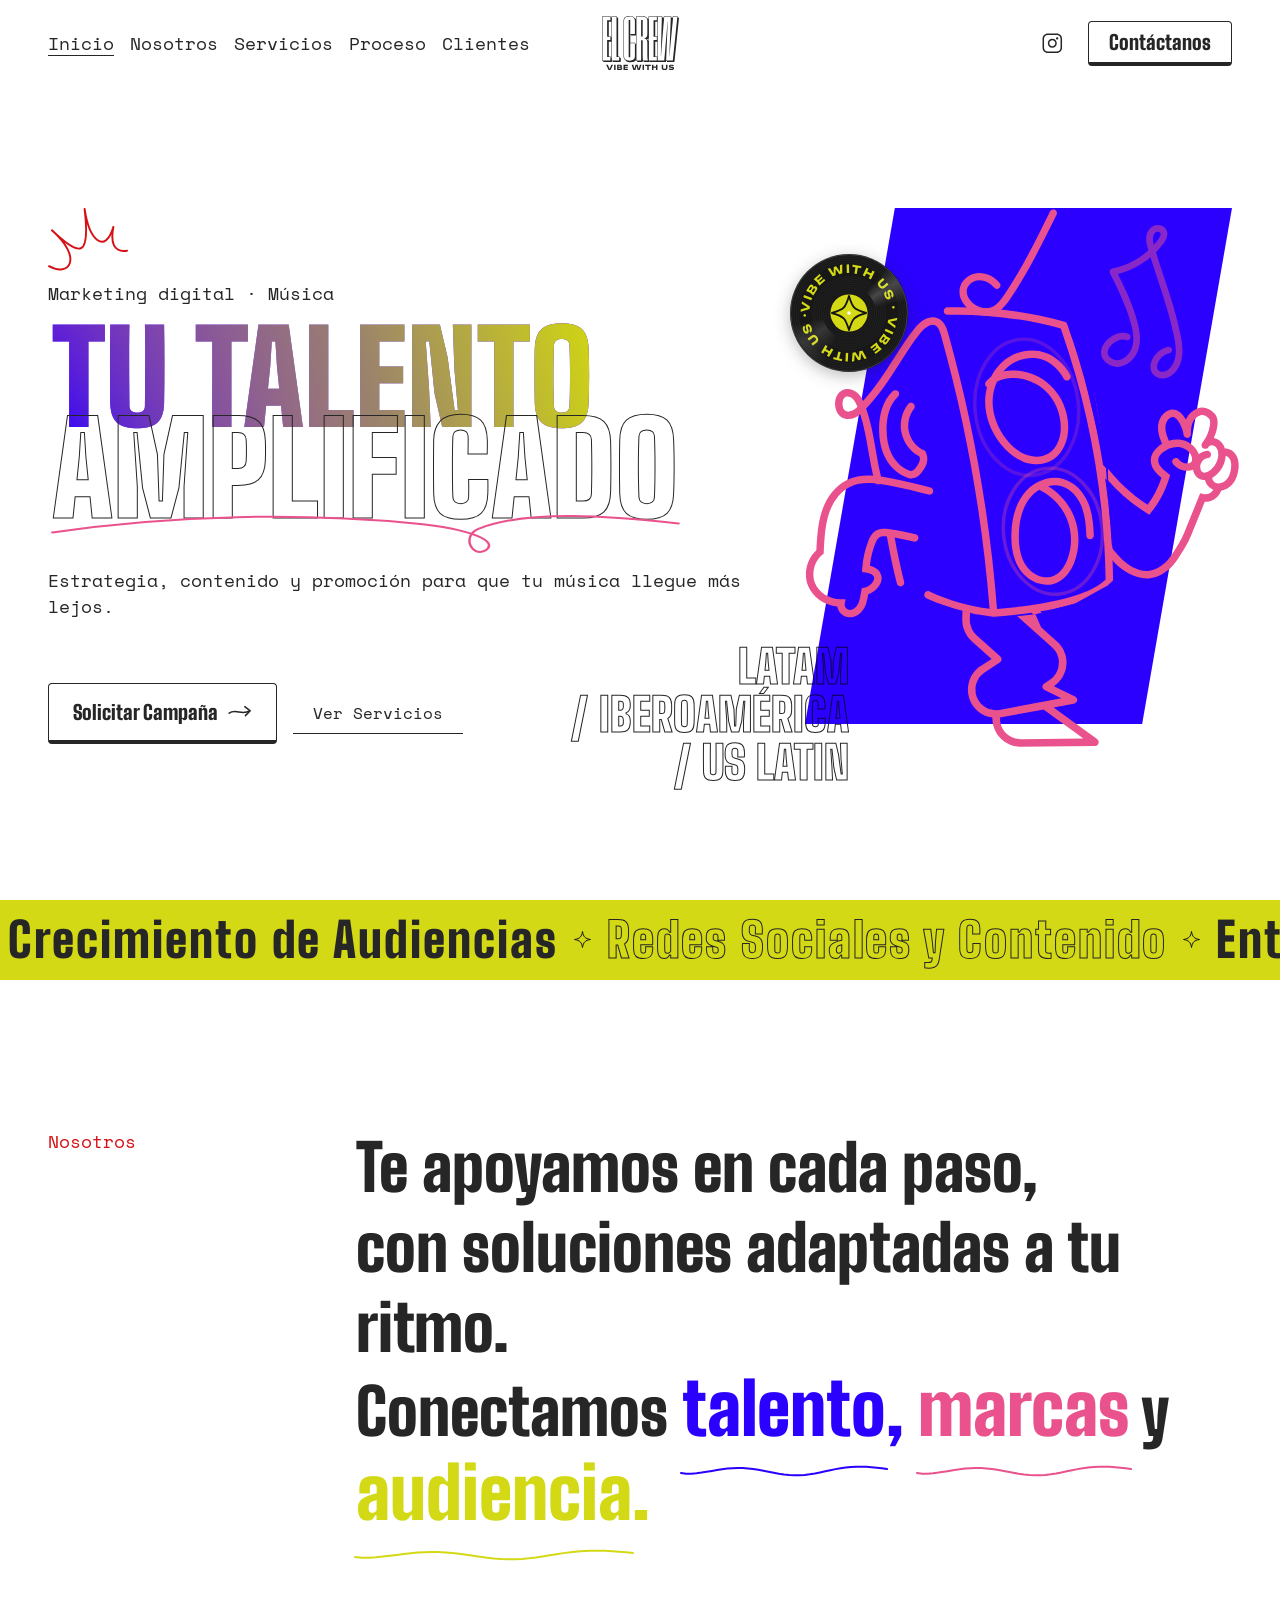
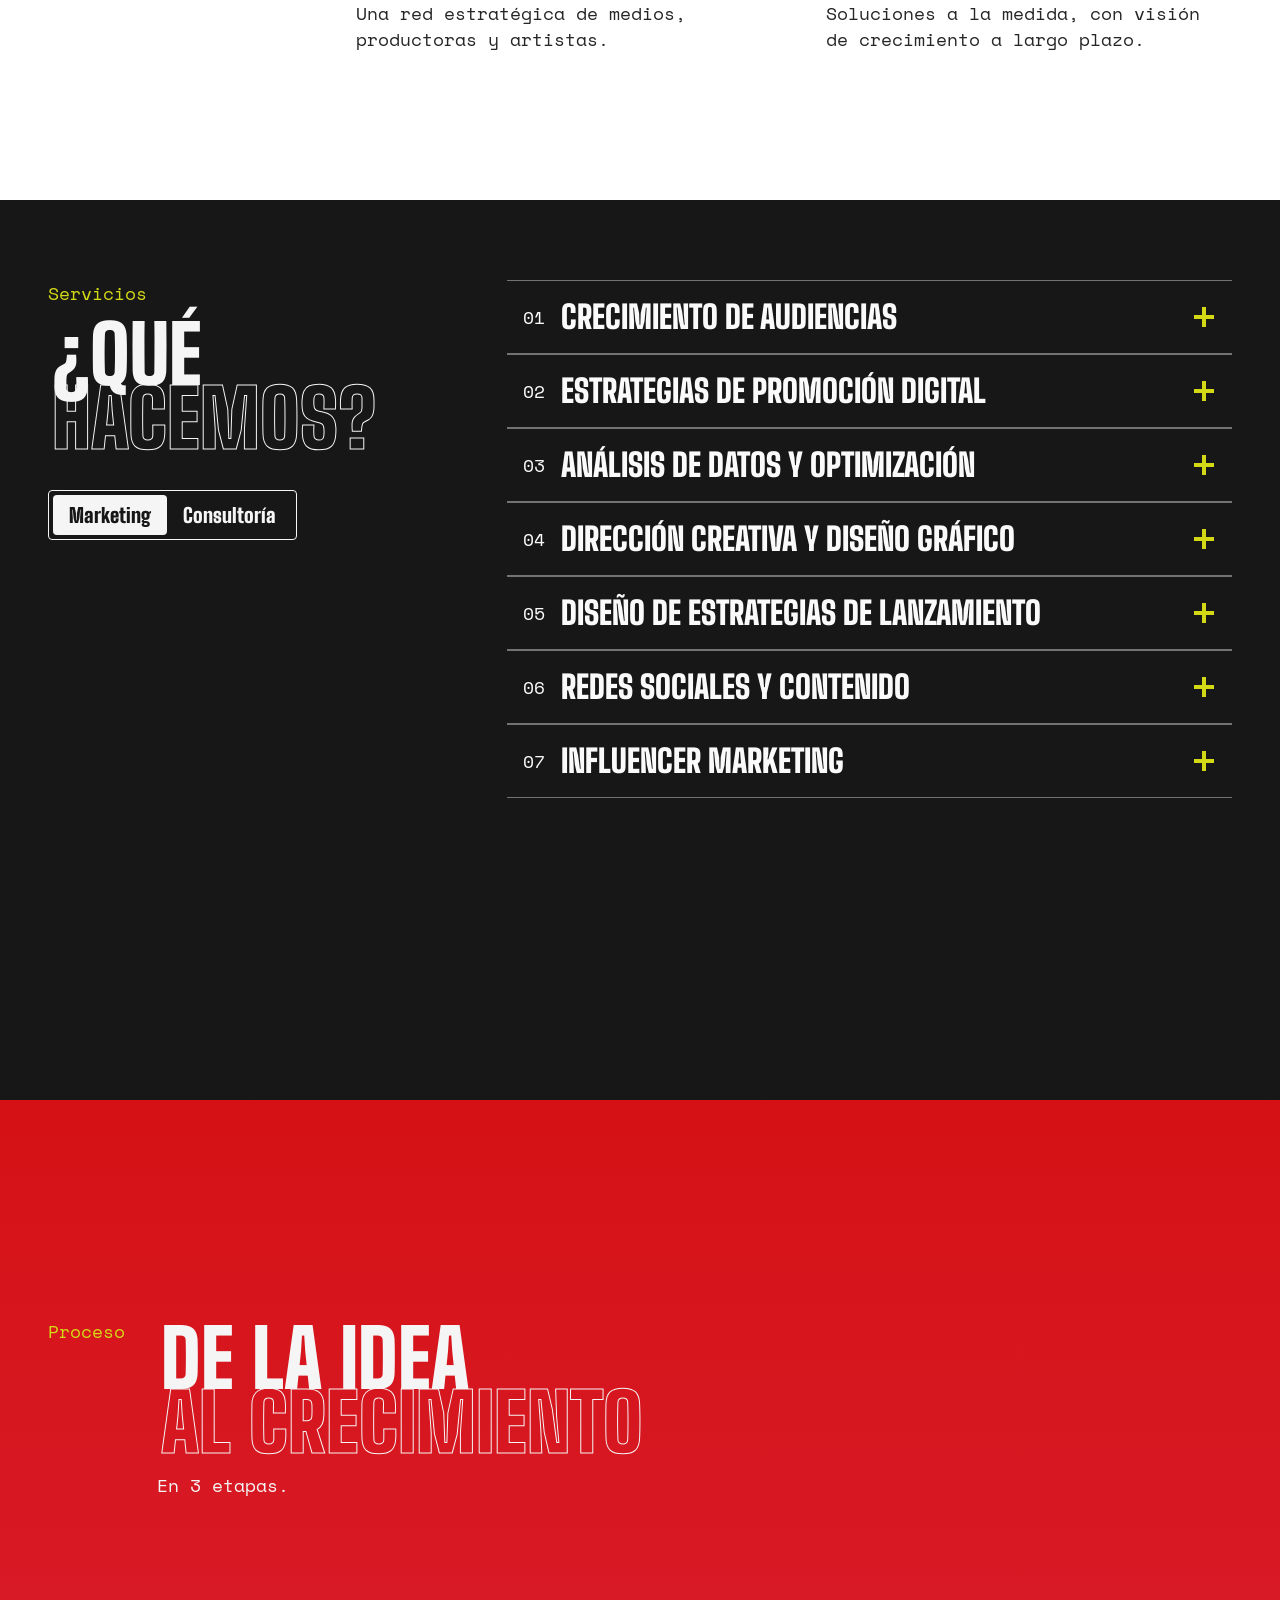
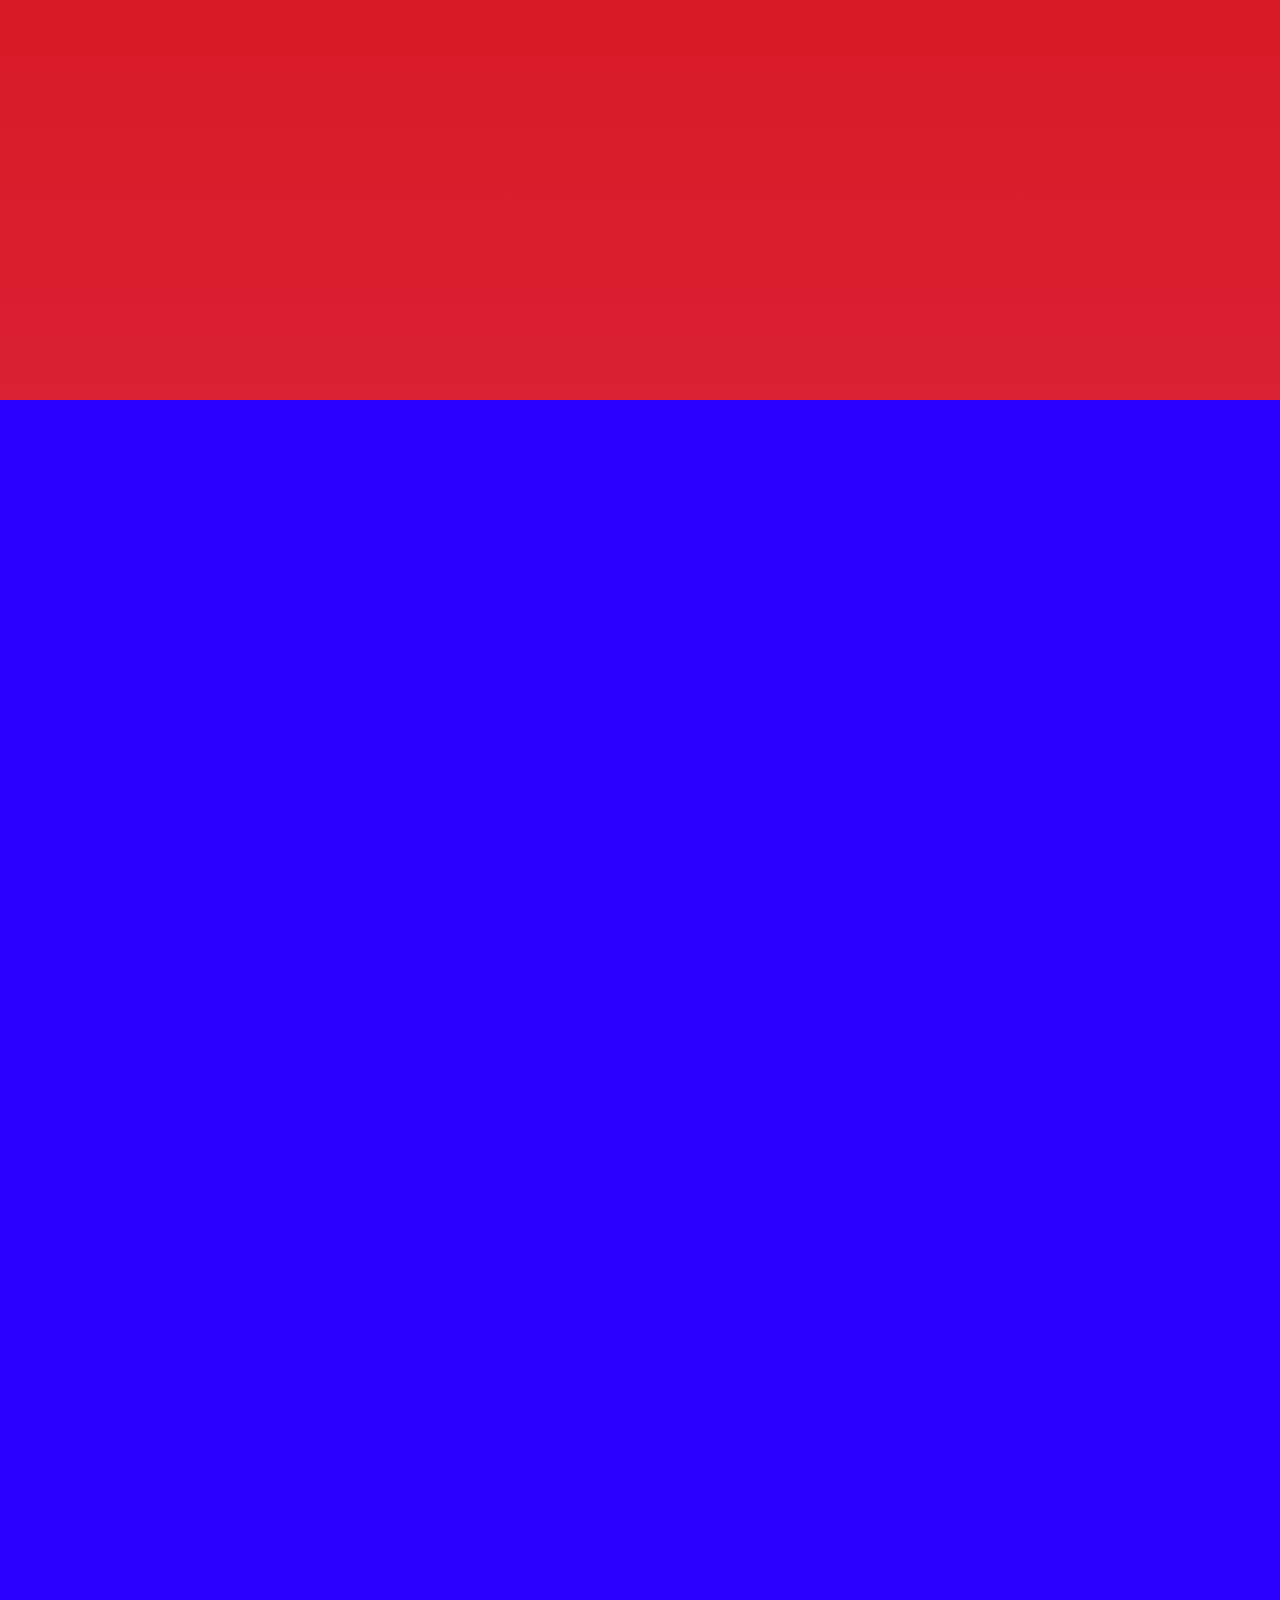
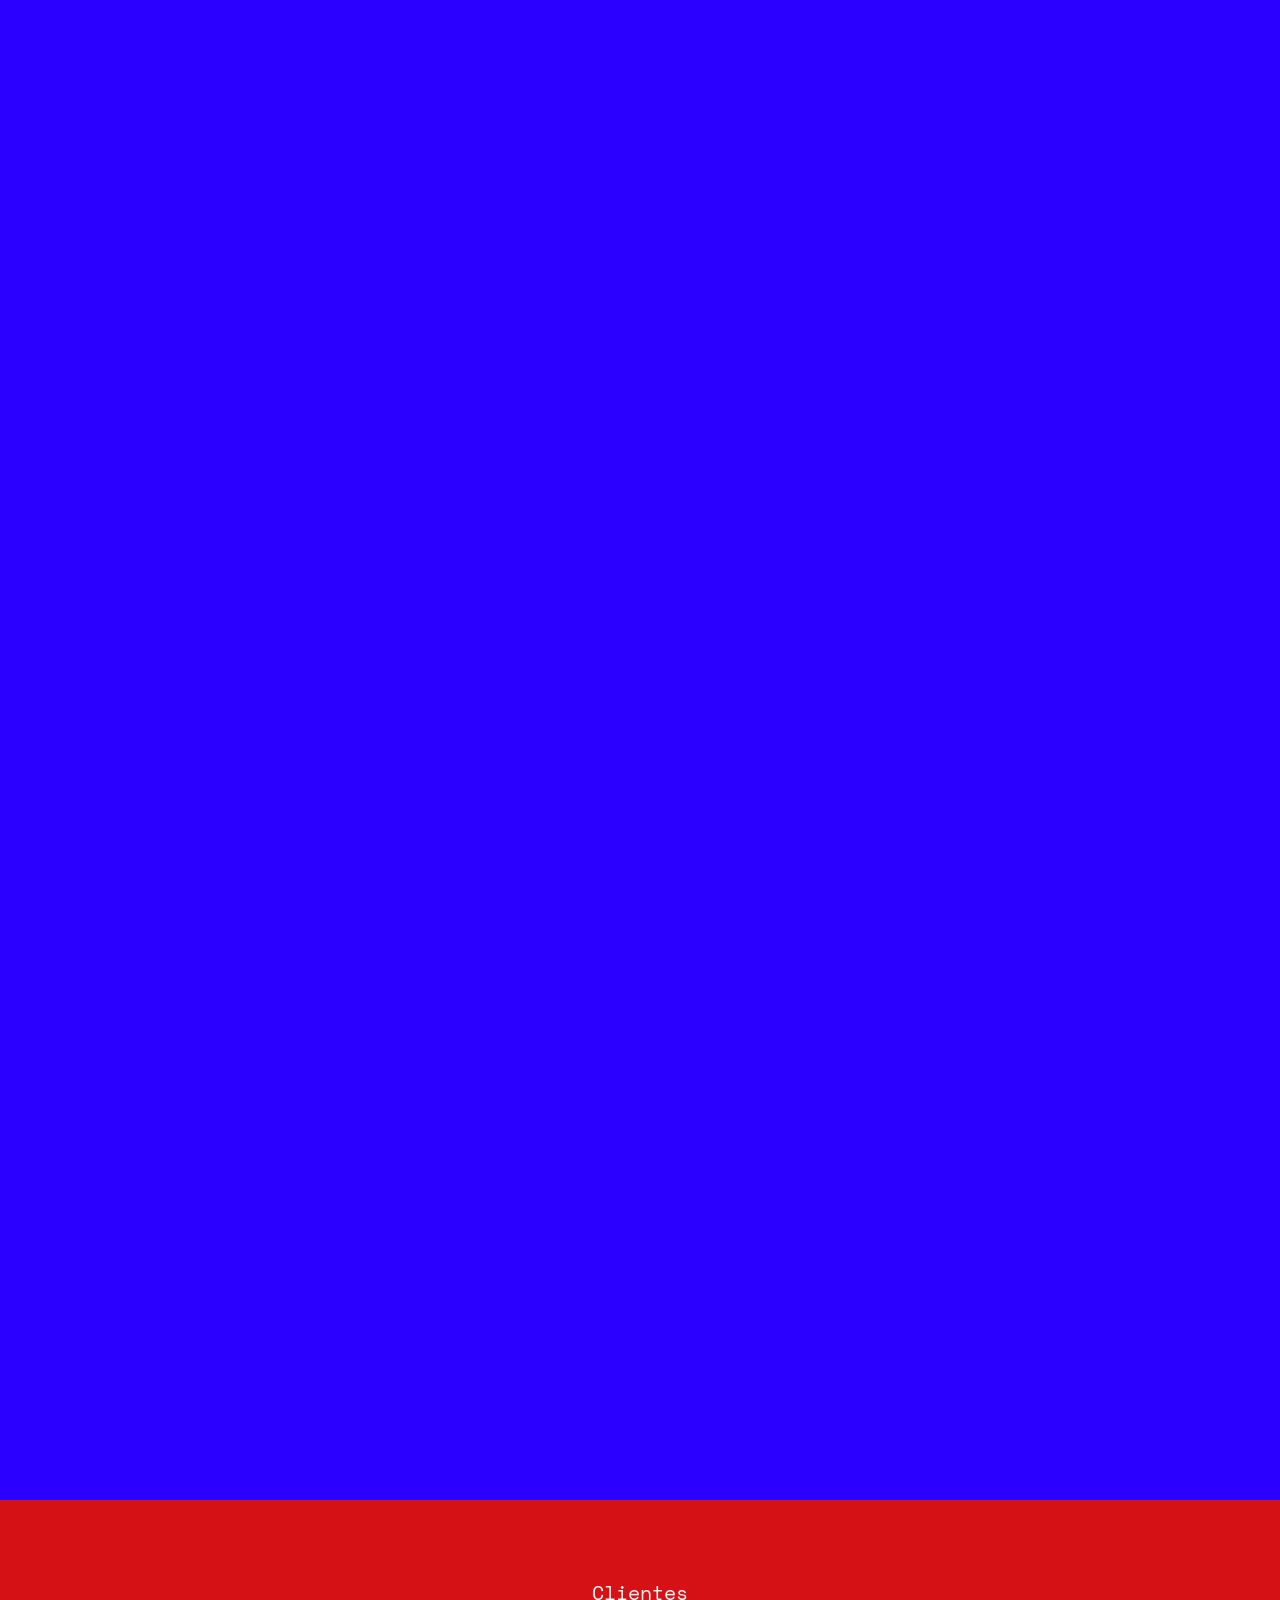
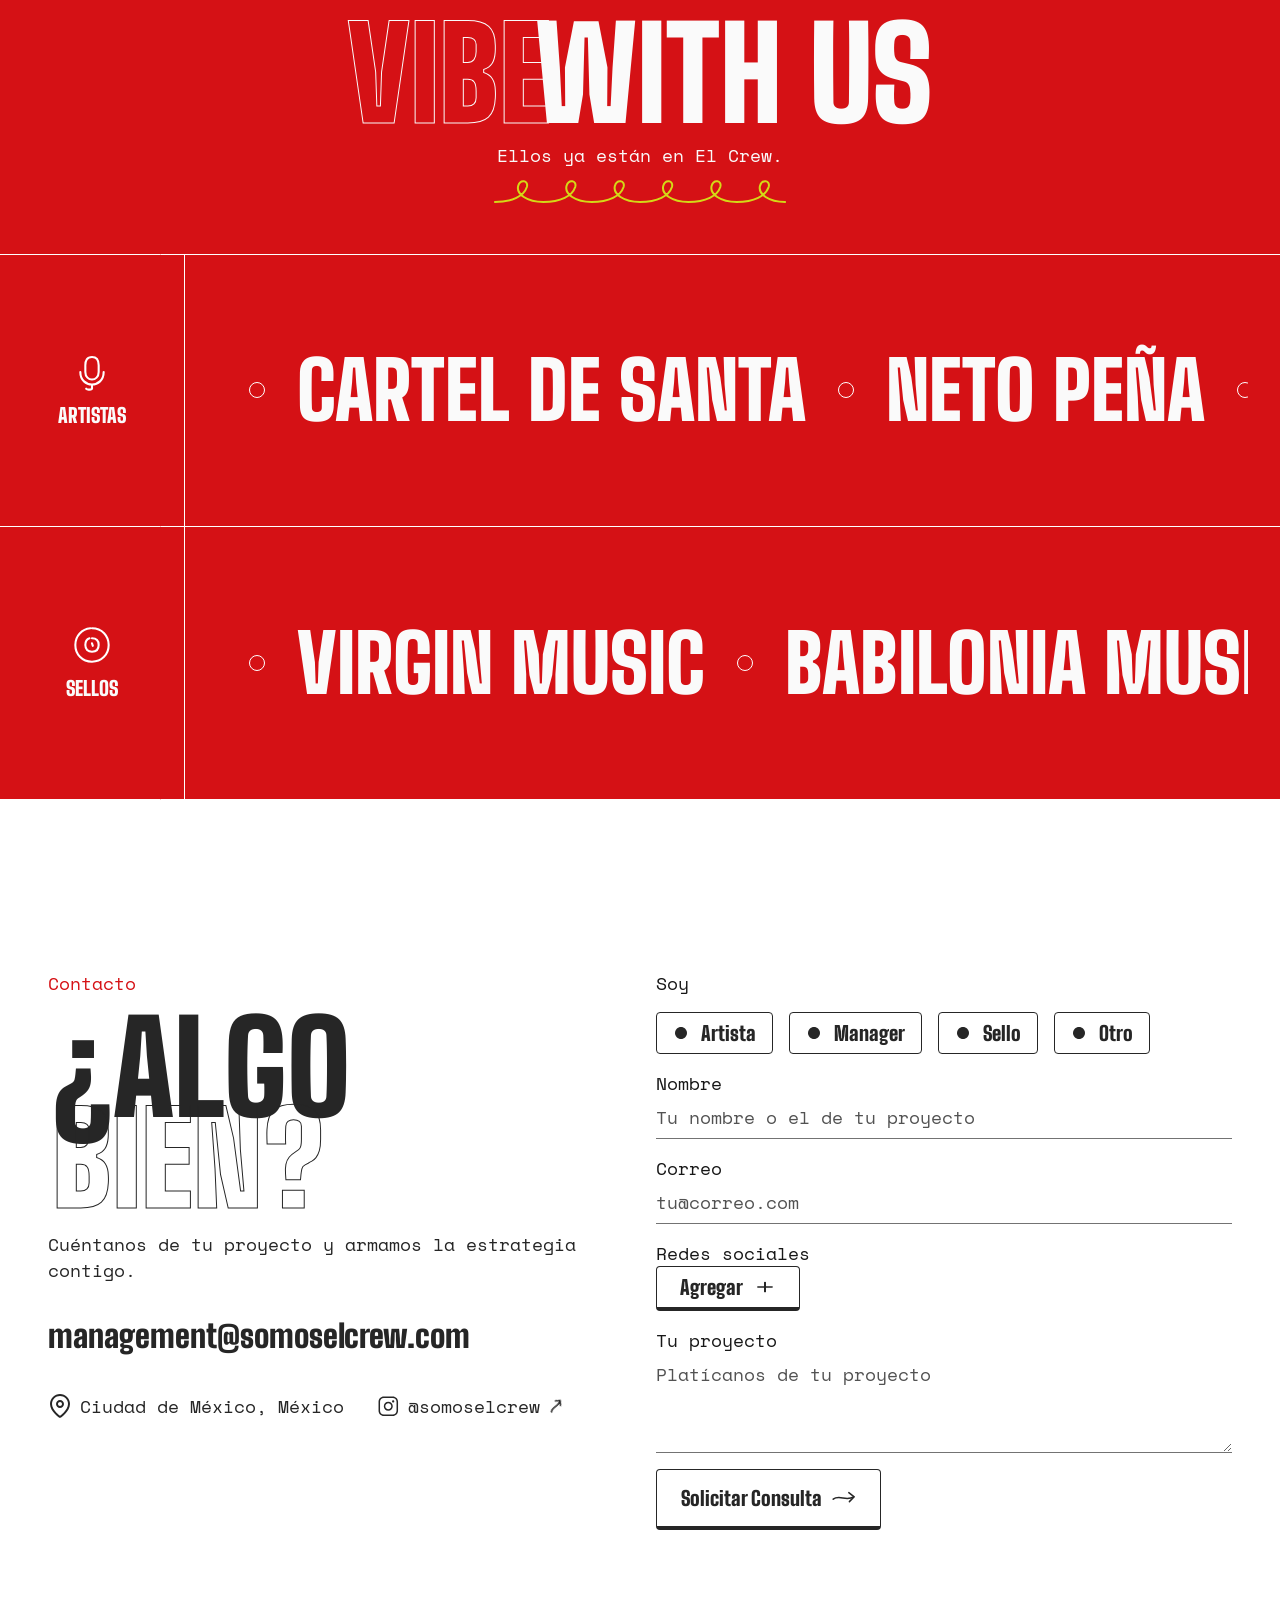
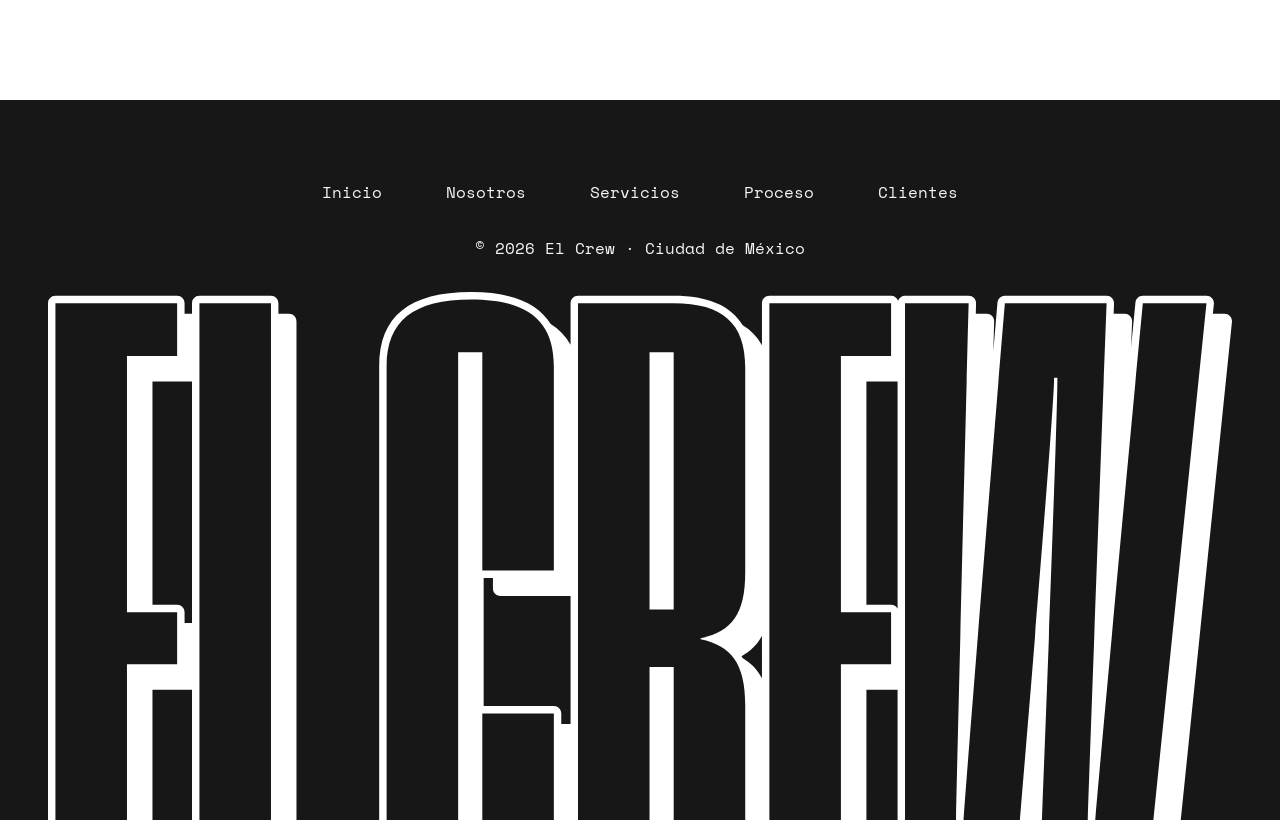
<file: index.html>
<!DOCTYPE html>
<html lang="es">
<head>
<meta charset="utf-8">
<meta name="viewport" content="width=device-width, initial-scale=1">
<title>EL CREW | Marketing digital para artistas musicales</title>
<meta name="description" content="Marketing digital para artistas y la industria musical: crecimiento de audiencias, contenido, lanzamientos e influencers en LATAM, Iberoamérica y US Latin.">
<meta name="robots" content="index, follow, max-image-preview:large">
<meta name="theme-color" content="#2b00ff">
<link rel="canonical" href="https://somoselcrew.com/">

<!-- Al compartir el enlace (Open Graph; X usa las de twitter:) -->
<meta property="og:type" content="website">
<meta property="og:site_name" content="EL CREW">
<meta property="og:locale" content="es_MX">
<meta property="og:url" content="https://somoselcrew.com/">
<meta property="og:title" content="EL CREW — Tu talento, amplificado">
<meta property="og:description" content="Estrategia, contenido y promoción para que tu música llegue más lejos. Marketing digital para artistas y sellos en LATAM, Iberoamérica y US Latin.">
<meta property="og:image" content="https://somoselcrew.com/assets/v2/og-el-crew-2.jpg">
<meta property="og:image:type" content="image/jpeg">
<meta property="og:image:width" content="1200">
<meta property="og:image:height" content="630">
<meta property="og:image:alt" content="«Tu talento amplificado», de EL CREW, junto a Budy, la bocina de la marca, y los territorios LATAM, Iberoamérica y US Latin.">
<meta name="twitter:card" content="summary_large_image">
<meta name="twitter:title" content="EL CREW — Tu talento, amplificado">
<meta name="twitter:description" content="Estrategia, contenido y promoción para que tu música llegue más lejos. Marketing digital para artistas y sellos en LATAM, Iberoamérica y US Latin.">
<meta name="twitter:image" content="https://somoselcrew.com/assets/v2/og-el-crew-2.jpg">
<meta name="twitter:image:alt" content="«Tu talento amplificado», de EL CREW, junto a Budy, la bocina de la marca, y los territorios LATAM, Iberoamérica y US Latin.">

<link rel="icon" href="assets/v2/favicon-negro.svg" type="image/svg+xml">
<link rel="icon" href="assets/v2/favicon-negro-48.png" type="image/png" sizes="48x48">
<link rel="apple-touch-icon" href="assets/v2/apple-touch-icon-negro.png">

<link rel="preconnect" href="https://fonts.googleapis.com">
<link rel="preconnect" href="https://fonts.gstatic.com" crossorigin>
<link href="https://fonts.googleapis.com/css2?family=Big+Shoulders+Display:wght@900&family=Space+Mono:wght@400;700&family=Unbounded:wght@700&display=swap" rel="stylesheet">

<script>
  /* Las animaciones de entrada esconden contenido sólo con JS. Se marca antes del primer
     pintado; si main.js no llega a correr, a los 3 s se quita y todo queda visible. */
  document.documentElement.classList.add("js");
  setTimeout(function () { if (!window.elCrewListo) document.documentElement.classList.remove("js"); }, 3000);
</script>
<link rel="stylesheet" href="css/styles.css?v=21">

<script type="application/ld+json">
{
  "@context": "https://schema.org",
  "@graph": [
    {
      "@type": "Organization",
      "@id": "https://somoselcrew.com/#organizacion",
      "name": "EL CREW",
      "alternateName": "El Crew",
      "slogan": "Vibe with us",
      "description": "Agencia de marketing digital para artistas, sellos y la industria musical en LATAM, Iberoamérica y US Latin.",
      "url": "https://somoselcrew.com/",
      "logo": { "@type": "ImageObject", "url": "https://somoselcrew.com/assets/v2/logo-el-crew-512.png", "width": 512, "height": 512 },
      "image": "https://somoselcrew.com/assets/v2/og-el-crew-2.jpg",
      "email": "management@somoselcrew.com",
      "address": { "@type": "PostalAddress", "addressLocality": "Ciudad de México", "addressCountry": "MX" },
      "areaServed": ["Latinoamérica", "Iberoamérica", "Estados Unidos"],
      "knowsAbout": [
        "Marketing digital para artistas", "Crecimiento de audiencias", "Estrategias de promoción digital",
        "Análisis de datos", "Dirección creativa y diseño gráfico", "Estrategias de lanzamiento",
        "Redes sociales y contenido", "Influencer marketing", "Carrera artística",
        "Acuerdos comerciales", "Gestión de catálogo audiovisual"
      ],
      "sameAs": ["https://www.instagram.com/somoselcrew"]
    },
    {
      "@type": "WebSite",
      "@id": "https://somoselcrew.com/#sitio",
      "url": "https://somoselcrew.com/",
      "name": "EL CREW",
      "inLanguage": "es",
      "publisher": { "@id": "https://somoselcrew.com/#organizacion" }
    }
  ]
}
</script>
</head>
<body>

<a class="saltar" href="#principal">Saltar al contenido</a>

<!-- ============================================================ CABECERA -->
<header class="cabecera" id="cabecera">
  <div class="cabecera__bloque">

    <div class="cabecera__col cabecera__col--inicio">
      <nav class="cabecera__nav" aria-label="Principal">
        <a href="#inicio" class="cabecera__enlace">Inicio</a>
        <a href="#nosotros" class="cabecera__enlace">Nosotros</a>
        <a href="#servicios" class="cabecera__enlace">Servicios</a>
        <a href="#proceso" class="cabecera__enlace">Proceso</a>
        <a href="#clientes" class="cabecera__enlace">Clientes</a>
      </nav>
      <!-- Selector de idioma: se activa cuando exista la versión en inglés. -->
      <p class="idioma idioma--movil" hidden><b>ES</b><span>/</span><a href="/en/" lang="en">EN</a></p>
    </div>

    <div class="cabecera__col cabecera__col--centro">
      <a class="cabecera__marca" href="#inicio" aria-label="EL CREW — inicio">
        <img src="assets/v2/logo-nav.svg" alt="EL CREW — Vibe with us" width="77" height="54">
      </a>
    </div>

    <div class="cabecera__col cabecera__col--fin">
      <p class="idioma idioma--escritorio" hidden><b>ES</b><span>/</span><a href="/en/" lang="en">EN</a></p>
      <a class="cabecera__social" href="https://www.instagram.com/somoselcrew" target="_blank" rel="noopener noreferrer" aria-label="Instagram de EL CREW">
        <img src="assets/v2/icon-instagram-nav.svg" alt="" width="24" height="24">
      </a>
      <a class="cta cta--chico cabecera__cta" href="#contacto">Contáctanos</a>
      <button class="cabecera__menu" type="button" aria-expanded="false" aria-controls="menu-movil" aria-label="Abrir menú">
        <img src="assets/v2/icon-menu.svg" alt="" width="20" height="14">
      </button>
    </div>

  </div>

  <nav class="menu-movil" id="menu-movil" aria-label="Menú" hidden>
    <a href="#inicio">Inicio</a>
    <a href="#nosotros">Nosotros</a>
    <a href="#servicios">Servicios</a>
    <a href="#proceso">Proceso</a>
    <a href="#clientes">Clientes</a>
    <a class="cta" href="#contacto">Contáctanos <svg class="flecha" viewBox="0 0 24 16" width="24" height="16" aria-hidden="true" focusable="false"><path class="flecha__cola" d="M1.2 9.2C7.2 4.4 14.4 11.6 21.6 6.8"/><path d="M16.8 2.6L22.2 6.8L17.4 11.6"/></svg></a>
  </nav>
</header>

<main id="principal">

<!-- ================================================================ HERO -->
<section class="hero" id="inicio">
  <div class="hero__bloque">

    <div class="hero__texto">
      <div class="hero__encabezado">
        <svg class="hero__garabato solo-escritorio trazo" data-entra="trazo" style="--i:0" width="82" height="64" viewBox="0 0 82.0003 64.3523" preserveAspectRatio="none" aria-hidden="true" focusable="false"><path d="M1.00018 60.0001C21.5002 71.5001 36.5002 52.0001 4.00018 23.0001C33.0002 51.0001 43.5002 51.5001 37.5002 1.00011C42.5002 34.5001 58.5002 47.5001 67.0002 19.5001C64.0002 35.5001 67.0002 46.0001 81.0002 44.0001" stroke="#D51115" pathLength="1"/></svg>
        <svg class="hero__garabato solo-movil trazo" data-entra="trazo" style="--i:0" width="82" height="64" viewBox="0 0 82.0003 64.3523" preserveAspectRatio="none" aria-hidden="true" focusable="false"><path d="M1.00018 60.0001C21.5002 71.5001 36.5002 52.0001 4.00018 23.0001C33.0002 51.0001 43.5002 51.5001 37.5002 1.00011C42.5002 34.5001 58.5002 47.5001 67.0002 19.5001C64.0002 35.5001 67.0002 46.0001 81.0002 44.0001" stroke="#D51115" pathLength="1"/></svg>
        <p data-entra="sube" style="--i:1" class="hero__eyebrow">Marketing digital · Música</p>
        <div class="hero__marca-titulo">
          <h1 class="hero__titulo">
            <span data-entra="linea" style="--i:2" class="display hero__linea">Tu talento</span>
            <span data-entra="linea" style="--i:3" class="display contorno hero__linea">Amplificado</span>
          </h1>
          <div class="hero__subrayado" aria-hidden="true">
            <svg class="solo-escritorio trazo" data-entra="trazo" style="--i:6" width="503" height="38" viewBox="0 0 503.227 37.8854" preserveAspectRatio="none" aria-hidden="true" focusable="false"><path d="M1.00017 17.4361C99.2135 -0.563866 200.814 -2.36387 291.125 8.43613C336.28 13.8361 358.858 26.4361 347.569 35.4361C336.28 42.6361 328.378 21.0361 341.925 13.8361C381.436 -5.96387 449.169 1.23613 502.227 8.43613" stroke="#EA528D" pathLength="1"/></svg>
            <svg class="solo-movil trazo" data-entra="trazo" style="--i:6" width="316" height="23" viewBox="0 0 315.76 22.9332" preserveAspectRatio="none" aria-hidden="true" focusable="false"><path d="M1.00016 10.5877C62.4802 0.0877473 126.08 -0.962253 182.614 5.33775C210.88 8.48775 225.014 15.8377 217.947 21.0877C210.88 25.2877 205.934 12.6877 214.414 8.48775C239.147 -3.06225 281.547 1.13775 314.76 5.33775" stroke="#EA528D" pathLength="1"/></svg>
          </div>
        </div>
        <p data-entra="sube" style="--i:4" class="hero__bajada">Estrategia, contenido y promoción para que tu música llegue más lejos.</p>
      </div>

      <div data-entra="sube" style="--i:5" class="hero__acciones">
        <a class="cta" href="#contacto">Solicitar Campaña <svg class="flecha" viewBox="0 0 24 16" width="24" height="16" aria-hidden="true" focusable="false"><path class="flecha__cola" d="M1.2 9.2C7.2 4.4 14.4 11.6 21.6 6.8"/><path d="M16.8 2.6L22.2 6.8L17.4 11.6"/></svg></a>
        <a class="enlace-linea" href="#servicios"><span class="enlace-linea__texto">Ver Servicios</span></a>
      </div>
    </div>

    <!-- El arte es decorativo, salvo los territorios, que sí se leen -->
    <div class="hero__arte">
      <img data-entra="cortina" style="--i:1" class="hero__paralelogramo" src="assets/v2/paralelogramo-azul.svg" alt="" width="427" height="516">

      <!-- Budy camina y silba (SVG animado con CSS); con movimiento reducido, la pose del Figma -->
      <picture>
        <source srcset="assets/v2/budy-quieto.svg" media="(prefers-reduced-motion: reduce)">
        <img data-entra="escala" style="--i:3" class="bocina" src="assets/v2/budy-camina.svg" alt="" width="507" height="630">
      </picture>

      <!-- Insignia «Vibe with us» como vinilo: el disco gira, el reflejo no -->
      <div class="insignia" data-entra="vinilo" style="--i:6" aria-hidden="true">
        <div class="insignia__giro">
          <svg class="insignia__disco" viewBox="0 0 120 120" aria-hidden="true" focusable="false">
            <defs>
              <path id="insignia-circulo" d="M60 60 m-40 0 a40 40 0 1 1 80 0 a40 40 0 1 1 -80 0"/>
            </defs>
            <circle class="vinilo__disco" cx="60" cy="60" r="59"/>
            <circle class="vinilo__borde" cx="60" cy="60" r="58.4"/>
            <g class="vinilo__surcos" transform="translate(60 60)"><circle r="21"/><circle r="23.2"/><circle r="25.4"/><circle r="27.6"/><circle r="29.8"/><circle r="32"/><circle r="34.2"/><circle r="36.4"/><circle r="50.8"/><circle r="52.8"/><circle r="54.8"/><circle r="56.6"/></g>
            <text class="vinilo__texto"><textPath href="#insignia-circulo" textLength="251.3" lengthAdjust="spacing">VIBE WITH US · VIBE WITH US ·</textPath></text>
            <circle class="vinilo__etiqueta" cx="60" cy="60" r="18.6"/>
          </svg>
          <img class="insignia__estrella" src="assets/v2/badge-estrella.svg" alt="" width="35" height="35">
          <svg class="insignia__eje" viewBox="0 0 120 120" aria-hidden="true" focusable="false"><circle cx="60" cy="60" r="1.8"/></svg>
        </div>
        <span class="insignia__brillo"></span>
      </div>

      <p data-entra="derecha" style="--i:7" class="display contorno hero__territorios">LATAM<br>/ Iberoamérica<br>/ US Latin</p>
    </div>

  </div>
</section>

<!-- ============================================================ NOSOTROS -->
<!-- La banda va dentro de Nosotros: juntas son la segunda pantalla. -->
<section class="nosotros" id="nosotros">
  <div data-entra="aparece" style="--i:0" class="terminos" aria-label="Lo que hacemos">
    <div class="terminos__pista">
      <ul class="terminos__grupo">
        <li class="display">Crecimiento de Audiencias</li>
        <li class="terminos__estrella"><img src="assets/v2/estrella.svg" alt="" width="17" height="17"></li>
        <li class="display contorno">Redes Sociales y Contenido</li>
        <li class="terminos__estrella"><img src="assets/v2/estrella.svg" alt="" width="17" height="17"></li>
        <li class="display">Entretenimiento</li>
        <li class="terminos__estrella"><img src="assets/v2/estrella.svg" alt="" width="17" height="17"></li>
        <li class="display contorno">Comunicación</li>
        <li class="terminos__estrella"><img src="assets/v2/estrella.svg" alt="" width="17" height="17"></li>
        <li class="display">Música</li>
        <li class="terminos__estrella"><img src="assets/v2/estrella.svg" alt="" width="17" height="17"></li>
        <li class="display contorno">Crecimiento de Audiencias</li>
        <li class="terminos__estrella"><img src="assets/v2/estrella.svg" alt="" width="17" height="17"></li>
        <li class="display">Redes Sociales y Contenido</li>
        <li class="terminos__estrella"><img src="assets/v2/estrella.svg" alt="" width="17" height="17"></li>
        <li class="display contorno">Entretenimiento</li>
        <li class="terminos__estrella"><img src="assets/v2/estrella.svg" alt="" width="17" height="17"></li>
        <li class="display">Comunicación</li>
        <li class="terminos__estrella"><img src="assets/v2/estrella.svg" alt="" width="17" height="17"></li>
        <li class="display contorno">Música</li>
        <li class="terminos__estrella"><img src="assets/v2/estrella.svg" alt="" width="17" height="17"></li>
      </ul>
      <!-- copia para que el carrusel no tenga corte; el JS la marca como decorativa -->
    </div>
  </div>

  <div class="nosotros__bloque">
    <p data-entra="sube" style="--i:1" class="etiqueta etiqueta--roja nosotros__etiqueta">Nosotros</p>

    <div class="nosotros__cuerpo">
      <h2 class="display nosotros__declaracion">
        <span data-entra="linea" style="--i:2" class="nosotros__frase">Te apoyamos en cada paso, <br>con soluciones adaptadas a tu ritmo.</span>
        <span data-entra="linea" style="--i:3" class="nosotros__frase">Conectamos
          <span class="resalte resalte--azul">talento<svg class="resalte__linea resalte__linea--escritorio trazo" data-entra="trazo" style="--i:5" width="208" height="6" viewBox="0 0 208 6.00025" preserveAspectRatio="none" aria-hidden="true" focusable="false"><path d="M1.00015 5.0001C51.4491 -2.9999 125.021 11.0001 207 1.0001" stroke="#2B00FF" pathLength="1"/></svg><svg class="resalte__linea resalte__linea--movil trazo" data-entra="trazo" style="--i:5" width="89" height="6" viewBox="0 0 89.0005 6.00053" preserveAspectRatio="none" aria-hidden="true" focusable="false"><path d="M1.00027 5.00026C22.3064 -2.99974 53.3778 11.0003 88.0003 1.00026" stroke="#2B00FF" pathLength="1"/></svg></span><span class="resalte__punto resalte--azul">,</span>
          <span class="resalte resalte--rosa">marcas<svg class="resalte__linea resalte__linea--escritorio trazo" data-entra="trazo" style="--i:6" width="216" height="6" viewBox="0 0 216 6.00024" preserveAspectRatio="none" aria-hidden="true" focusable="false"><path d="M1.00014 5.0001C53.4083 -2.9999 129.837 11.0001 215 1.0001" stroke="#EA528D" pathLength="1"/></svg><svg class="resalte__linea resalte__linea--movil trazo" data-entra="trazo" style="--i:6" width="88" height="4" viewBox="0 0 88.0003 4.00031" preserveAspectRatio="none" aria-hidden="true" focusable="false"><path d="M1.00018 3.00013C22.0614 -0.999869 52.7757 6.00013 87.0002 1.00013" stroke="#EA528D" pathLength="1"/></svg></span>
          y <span class="resalte resalte--lima">audiencia<svg class="resalte__linea resalte__linea--escritorio trazo" data-entra="trazo" style="--i:7" width="280" height="6" viewBox="0 0 280 6.00016" preserveAspectRatio="none" aria-hidden="true" focusable="false"><path d="M1.0001 5.00006C69.0817 -2.99994 168.367 11.0001 279 1.00006" stroke="#D4D916" pathLength="1"/></svg><svg class="resalte__linea resalte__linea--movil trazo" data-entra="trazo" style="--i:7" width="121" height="4" viewBox="0 0 121 4.0002" preserveAspectRatio="none" aria-hidden="true" focusable="false"><path d="M1.00012 3.00008C30.143 -0.999919 72.643 6.00008 120 1.00008" stroke="#D4D916" pathLength="1"/></svg></span><span class="resalte__punto resalte--lima">.</span>
        </span>
      </h2>

      <div class="nosotros__columnas">
        <p data-entra="sube" style="--i:8">Una red estratégica de medios, productoras y artistas.</p>
        <p data-entra="sube" style="--i:9">Soluciones a la medida, con visión de crecimiento a largo plazo.</p>
      </div>
    </div>
  </div>
</section>

<!-- =========================================================== SERVICIOS -->
<section class="servicios" id="servicios">
  <div class="servicios__bloque">

    <div class="servicios__intro">
      <div class="servicios__encabezado">
        <p data-entra="sube" style="--i:0" class="etiqueta etiqueta--lima">Servicios</p>
        <h2 class="titulo-doble titulo-doble--80">
          <span data-entra="linea" style="--i:1" class="display">¿Qué</span>
          <span data-entra="linea" style="--i:2" class="display contorno contorno--blanco">Hacemos?</span>
        </h2>
      </div>

      <div data-entra="sube" style="--i:3" class="interruptor" role="tablist" aria-label="Tipo de servicio">
        <button class="interruptor__opcion" type="button" role="tab" id="tab-marketing" aria-controls="panel-marketing" aria-selected="true">Marketing</button>
        <button class="interruptor__opcion" type="button" role="tab" id="tab-consultoria" aria-controls="panel-consultoria" aria-selected="false" tabindex="-1">Consultoría</button>
      </div>

    </div>

    <div class="servicios__listas">

      <ol class="acordeon" id="panel-marketing" role="tabpanel" aria-labelledby="tab-marketing">
        <li class="acordeon__item" data-entra="sube" style="--i:1">
          <h3><button class="acordeon__boton" type="button" aria-expanded="false" aria-controls="srv-01"><span class="acordeon__num">01</span><span class="display acordeon__nombre">Crecimiento de audiencias</span><span class="acordeon__icono" aria-hidden="true"></span></button></h3>
          <div class="acordeon__panel" id="srv-01" hidden>
            <div class="acordeon__contenido"><div class="acordeon__texto">
              <p>Estrategias para que más gente te descubra, te siga y se quede: de oyentes casuales a fans.</p>
              <a class="cta cta--chico cta--roja" href="#contacto" data-servicio="Crecimiento de audiencias">Solicitar consulta <svg class="flecha" viewBox="0 0 24 16" width="24" height="16" aria-hidden="true" focusable="false"><path class="flecha__cola" d="M1.2 9.2C7.2 4.4 14.4 11.6 21.6 6.8"/><path d="M16.8 2.6L22.2 6.8L17.4 11.6"/></svg></a>
            </div></div>
          </div>
        </li>
        <li class="acordeon__item" data-entra="sube" style="--i:2">
          <h3><button class="acordeon__boton" type="button" aria-expanded="false" aria-controls="srv-02"><span class="acordeon__num">02</span><span class="display acordeon__nombre">Estrategias de promoción digital</span><span class="acordeon__icono" aria-hidden="true"></span></button></h3>
          <div class="acordeon__panel" id="srv-02" hidden>
            <div class="acordeon__contenido"><div class="acordeon__texto">
              <p>Campañas en redes sociales, plataformas de streaming y medios digitales que llevan tu lanzamiento justo a la gente que tiene que escucharlo.</p>
              <a class="cta cta--chico cta--roja" href="#contacto" data-servicio="Estrategias de promoción digital">Solicitar consulta <svg class="flecha" viewBox="0 0 24 16" width="24" height="16" aria-hidden="true" focusable="false"><path class="flecha__cola" d="M1.2 9.2C7.2 4.4 14.4 11.6 21.6 6.8"/><path d="M16.8 2.6L22.2 6.8L17.4 11.6"/></svg></a>
            </div></div>
          </div>
        </li>
        <li class="acordeon__item" data-entra="sube" style="--i:3">
          <h3><button class="acordeon__boton" type="button" aria-expanded="false" aria-controls="srv-03"><span class="acordeon__num">03</span><span class="display acordeon__nombre">Análisis de datos y optimización</span><span class="acordeon__icono" aria-hidden="true"></span></button></h3>
          <div class="acordeon__panel" id="srv-03" hidden>
            <div class="acordeon__contenido"><div class="acordeon__texto">
              <p>Medimos lo que pasa en plataformas y redes para ajustar la estrategia con datos, no con corazonadas.</p>
              <a class="cta cta--chico cta--roja" href="#contacto" data-servicio="Análisis de datos y optimización">Solicitar consulta <svg class="flecha" viewBox="0 0 24 16" width="24" height="16" aria-hidden="true" focusable="false"><path class="flecha__cola" d="M1.2 9.2C7.2 4.4 14.4 11.6 21.6 6.8"/><path d="M16.8 2.6L22.2 6.8L17.4 11.6"/></svg></a>
            </div></div>
          </div>
        </li>
        <li class="acordeon__item" data-entra="sube" style="--i:4">
          <h3><button class="acordeon__boton" type="button" aria-expanded="false" aria-controls="srv-04"><span class="acordeon__num">04</span><span class="display acordeon__nombre">Dirección creativa y diseño gráfico</span><span class="acordeon__icono" aria-hidden="true"></span></button></h3>
          <div class="acordeon__panel" id="srv-04" hidden>
            <div class="acordeon__contenido"><div class="acordeon__texto">
              <p>Desarrollamos contigo la identidad visual de tu proyecto y te ayudamos a crear portadas, piezas de campaña y contenido gráfico que suman a tu línea creativa, para que cada lanzamiento se vea y se sienta como tú.</p>
              <a class="cta cta--chico cta--roja" href="#contacto" data-servicio="Dirección creativa y diseño gráfico">Solicitar consulta <svg class="flecha" viewBox="0 0 24 16" width="24" height="16" aria-hidden="true" focusable="false"><path class="flecha__cola" d="M1.2 9.2C7.2 4.4 14.4 11.6 21.6 6.8"/><path d="M16.8 2.6L22.2 6.8L17.4 11.6"/></svg></a>
            </div></div>
          </div>
        </li>
        <li class="acordeon__item" data-entra="sube" style="--i:5">
          <h3><button class="acordeon__boton" type="button" aria-expanded="false" aria-controls="srv-05"><span class="acordeon__num">05</span><span class="display acordeon__nombre">Diseño de estrategias de lanzamiento</span><span class="acordeon__icono" aria-hidden="true"></span></button></h3>
          <div class="acordeon__panel" id="srv-05" hidden>
            <div class="acordeon__contenido"><div class="acordeon__texto">
              <p>Diseñamos contigo el plan de cada lanzamiento: calendario, contenidos, pauta y metas pensados para tu música y tu público, para que cada estreno llegue con fuerza y siga sonando después de la primera semana.</p>
              <a class="cta cta--chico cta--roja" href="#contacto" data-servicio="Diseño de estrategias de lanzamiento">Solicitar consulta <svg class="flecha" viewBox="0 0 24 16" width="24" height="16" aria-hidden="true" focusable="false"><path class="flecha__cola" d="M1.2 9.2C7.2 4.4 14.4 11.6 21.6 6.8"/><path d="M16.8 2.6L22.2 6.8L17.4 11.6"/></svg></a>
            </div></div>
          </div>
        </li>
        <li class="acordeon__item" data-entra="sube" style="--i:6">
          <h3><button class="acordeon__boton" type="button" aria-expanded="false" aria-controls="srv-06"><span class="acordeon__num">06</span><span class="display acordeon__nombre">Redes sociales y contenido</span><span class="acordeon__icono" aria-hidden="true"></span></button></h3>
          <div class="acordeon__panel" id="srv-06" hidden>
            <div class="acordeon__contenido"><div class="acordeon__texto">
              <p>Planeación, producción y gestión de contenido para que cada red hable con la voz del proyecto.</p>
              <a class="cta cta--chico cta--roja" href="#contacto" data-servicio="Redes sociales y contenido">Solicitar consulta <svg class="flecha" viewBox="0 0 24 16" width="24" height="16" aria-hidden="true" focusable="false"><path class="flecha__cola" d="M1.2 9.2C7.2 4.4 14.4 11.6 21.6 6.8"/><path d="M16.8 2.6L22.2 6.8L17.4 11.6"/></svg></a>
            </div></div>
          </div>
        </li>
        <li class="acordeon__item" data-entra="sube" style="--i:7">
          <h3><button class="acordeon__boton" type="button" aria-expanded="false" aria-controls="srv-07"><span class="acordeon__num">07</span><span class="display acordeon__nombre">Influencer marketing</span><span class="acordeon__icono" aria-hidden="true"></span></button></h3>
          <div class="acordeon__panel" id="srv-07" hidden>
            <div class="acordeon__contenido"><div class="acordeon__texto">
              <p>Conectamos tu música con creadores que mueven conversación y tendencias en su comunidad.</p>
              <a class="cta cta--chico cta--roja" href="#contacto" data-servicio="Influencer marketing">Solicitar consulta <svg class="flecha" viewBox="0 0 24 16" width="24" height="16" aria-hidden="true" focusable="false"><path class="flecha__cola" d="M1.2 9.2C7.2 4.4 14.4 11.6 21.6 6.8"/><path d="M16.8 2.6L22.2 6.8L17.4 11.6"/></svg></a>
            </div></div>
          </div>
        </li>
      </ol>

      <ol class="acordeon" id="panel-consultoria" role="tabpanel" aria-labelledby="tab-consultoria" hidden>
        <li class="acordeon__item" data-entra="sube" style="--i:1">
          <h3><button class="acordeon__boton" type="button" aria-expanded="false" aria-controls="con-01"><span class="acordeon__num">01</span><span class="display acordeon__nombre">Estructura de carrera artística</span><span class="acordeon__icono" aria-hidden="true"></span></button></h3>
          <div class="acordeon__panel" id="con-01" hidden>
            <div class="acordeon__contenido"><div class="acordeon__texto">
              <p>Ordenamos el proyecto: equipo, metas y un plan a mediano plazo para crecer con dirección.</p>
              <a class="cta cta--chico cta--roja" href="#contacto" data-servicio="Estructura de carrera artística">Solicitar consulta <svg class="flecha" viewBox="0 0 24 16" width="24" height="16" aria-hidden="true" focusable="false"><path class="flecha__cola" d="M1.2 9.2C7.2 4.4 14.4 11.6 21.6 6.8"/><path d="M16.8 2.6L22.2 6.8L17.4 11.6"/></svg></a>
            </div></div>
          </div>
        </li>
        <li class="acordeon__item" data-entra="sube" style="--i:2">
          <h3><button class="acordeon__boton" type="button" aria-expanded="false" aria-controls="con-02"><span class="acordeon__num">02</span><span class="display acordeon__nombre">Gestión de acuerdos comerciales</span><span class="acordeon__icono" aria-hidden="true"></span></button></h3>
          <div class="acordeon__panel" id="con-02" hidden>
            <div class="acordeon__contenido"><div class="acordeon__texto">
              <p>Te acompañamos a negociar y revisar contratos, alianzas y acuerdos con marcas y sellos.</p>
              <a class="cta cta--chico cta--roja" href="#contacto" data-servicio="Gestión de acuerdos comerciales">Solicitar consulta <svg class="flecha" viewBox="0 0 24 16" width="24" height="16" aria-hidden="true" focusable="false"><path class="flecha__cola" d="M1.2 9.2C7.2 4.4 14.4 11.6 21.6 6.8"/><path d="M16.8 2.6L22.2 6.8L17.4 11.6"/></svg></a>
            </div></div>
          </div>
        </li>
        <li class="acordeon__item" data-entra="sube" style="--i:3">
          <h3><button class="acordeon__boton" type="button" aria-expanded="false" aria-controls="con-03"><span class="acordeon__num">03</span><span class="display acordeon__nombre">Gestión de catálogo audiovisual</span><span class="acordeon__icono" aria-hidden="true"></span></button></h3>
          <div class="acordeon__panel" id="con-03" hidden>
            <div class="acordeon__contenido"><div class="acordeon__texto">
              <p>Auditamos tu catálogo de videos e identificamos oportunidades de optimización en la metadata (títulos, descripciones, etiquetas y miniaturas) para potenciar las visualizaciones y el alcance de los videos que pueden tener muchas más reproducciones. Tu catálogo sigue generando valor mucho después del estreno.</p>
              <a class="cta cta--chico cta--roja" href="#contacto" data-servicio="Gestión de catálogo audiovisual">Solicitar consulta <svg class="flecha" viewBox="0 0 24 16" width="24" height="16" aria-hidden="true" focusable="false"><path class="flecha__cola" d="M1.2 9.2C7.2 4.4 14.4 11.6 21.6 6.8"/><path d="M16.8 2.6L22.2 6.8L17.4 11.6"/></svg></a>
            </div></div>
          </div>
        </li>
      </ol>

    </div>
  </div>
</section>

<!-- ============================================================= PROCESO -->
<section class="proceso" id="proceso">
  <div class="proceso__bloque">
    <!-- Escritorio: la línea que recorre las etapas (la traza main.js) -->
    <svg class="proceso__linea" aria-hidden="true" focusable="false"><g class="proceso__camara"><path class="proceso__trazo" d="M0 0"/></g></svg>

    <div class="proceso__intro">
      <p data-entra="sube" style="--i:0" class="etiqueta etiqueta--lima">Proceso</p>
      <div class="proceso__descripcion">
        <h2 class="titulo-doble titulo-doble--80">
          <span data-entra="linea" style="--i:1" class="display">De la idea</span>
          <span data-entra="linea" style="--i:2" class="display contorno contorno--blanco">Al Crecimiento</span>
        </h2>
        <p data-entra="sube" style="--i:3" class="proceso__bajada">En 3 etapas.</p>
      </div>
    </div>

    <div class="proceso__recorrido">
      <div class="proceso__via" aria-hidden="true">
        <div class="proceso__curva">
          <img class="proceso__curva-img proceso__curva-img--movil" src="assets/v2/proceso-curva-movil.svg" alt="" width="551" height="84">
        </div>
        <span class="proceso__punto proceso__punto--1">
          <img class="proceso__punto-off--movil" src="assets/v2/proceso-punto-movil.svg" alt="" width="32" height="32">
          <img class="proceso__punto-on--movil" src="assets/v2/proceso-punto-activo-movil.svg" alt="" width="28" height="28">
          <img class="proceso__punto-on--escritorio" src="assets/v2/proceso-punto-activo.svg" alt="" width="24" height="24">
        </span>
        <span class="proceso__punto proceso__punto--2">
          <img class="proceso__punto-off--movil" src="assets/v2/proceso-punto-movil.svg" alt="" width="32" height="32">
          <img class="proceso__punto-on--movil" src="assets/v2/proceso-punto-activo-movil.svg" alt="" width="28" height="28">
          <img class="proceso__punto-on--escritorio" src="assets/v2/proceso-punto-activo.svg" alt="" width="24" height="24">
        </span>
        <span class="proceso__punto proceso__punto--3">
          <img class="proceso__punto-off--movil" src="assets/v2/proceso-punto-movil.svg" alt="" width="32" height="32">
          <img class="proceso__punto-on--movil" src="assets/v2/proceso-punto-activo-movil.svg" alt="" width="28" height="28">
          <img class="proceso__punto-on--escritorio" src="assets/v2/proceso-punto-activo.svg" alt="" width="24" height="24">
        </span>
      </div>

      <ol class="proceso__etapas">
        <li class="etapa">
          <p class="etapa__num">Etapa 01</p>
          <h3 class="display etapa__titulo">Exploración y Propuesta</h3>
          <p class="etapa__texto">Identificamos tus necesidades y creamos un plan a tu medida.</p>
        </li>
        <li class="etapa">
          <p class="etapa__num">Etapa 02</p>
          <h3 class="display etapa__titulo">Ejecución y optimización</h3>
          <p class="etapa__texto">Implementamos la estrategia y la ajustamos para obtener los mejores resultados.</p>
        </li>
        <li class="etapa">
          <p class="etapa__num">Etapa 03</p>
          <h3 class="display etapa__titulo">Evaluación y mantenimiento</h3>
          <p class="etapa__texto">Analizamos el impacto y planificamos los siguientes pasos para el éxito continuo.</p>
        </li>
      </ol>
    </div>

  </div>
</section>

<!-- ============================================================ CLIENTES -->
<section class="clientes" id="clientes">
  <div class="clientes__bloque">

    <div class="clientes__encabezado">
      <p data-entra="sube" style="--i:0" class="etiqueta">Clientes</p>
      <h2 class="clientes__titulo">
        <span data-entra="linea" style="--i:1" class="display contorno contorno--blanco">Vibe</span>
        <span data-entra="linea" style="--i:2" class="display">With US</span>
      </h2>
      <p data-entra="sube" style="--i:3" class="clientes__bajada">Ellos ya están en El Crew.</p>
      <svg class="clientes__squiggle trazo" data-entra="trazo" style="--i:4" width="295" height="30" viewBox="0 0 295 30" preserveAspectRatio="none" aria-hidden="true" focusable="false"><path d="M1.93443 26C19.3443 26 30.9508 20 33.8525 11C35.7869 4 27.082 3 25.1475 10C23.2131 18 33.8525 26 50.2951 26C67.7049 26 79.3115 20 82.2131 11C84.1475 4 75.4426 3 73.5082 10C71.5738 18 82.2131 26 98.6557 26C116.066 26 127.672 20 130.574 11C132.508 4 123.803 3 121.869 10C119.934 18 130.574 26 147.016 26C164.426 26 176.033 20 178.934 11C180.869 4 172.164 3 170.229 10C168.295 18 178.934 26 195.377 26C212.787 26 224.393 20 227.295 11C229.229 4 220.525 3 218.59 10C216.656 18 227.295 26 243.738 26C261.148 26 272.754 20 275.656 11C277.59 4 268.885 3 266.951 10C265.016 18 275.656 26 292.098 26" stroke="#D4D916" pathLength="1"/></svg>
    </div>

    <!-- Escritorio: dos filas con marquesina (artistas y sellos); al pasar el cursor aparece la foto.
         data-sello une a cada artista con su disquera: al pasar por uno se
         resalta el otro. -->
    <div class="clientes__filas">
      <div data-entra="derecha" style="--i:5" class="fila-clientes">
        <img class="fila-clientes__linea fila-clientes__linea--arriba" src="assets/v2/linea-horizontal.svg" alt="" width="1472" height="1">
        <div class="fila-clientes__rotulo">
          <img src="assets/v2/icon-artistas.svg" alt="" width="40" height="40">
          <h3 class="display">Artistas</h3>
        </div>
        <img class="fila-clientes__divisor" src="assets/v2/linea-vertical.svg" alt="" width="1" height="273">
        <div class="fila-clientes__ventana">
          <ul class="fila-clientes__pista" data-marquesina>
            <li><span class="display nombre-cliente" tabindex="0" data-foto="assets/img/cartel-de-santa.png" data-sello="babilonia">Cartel de Santa</span></li>
            <li><span class="display nombre-cliente" tabindex="0" data-foto="assets/img/neto-pena.png" data-sello="virgin">Neto Peña</span></li>
            <li><span class="display nombre-cliente" tabindex="0" data-foto="assets/img/mana.webp" data-sello="warner">Maná</span></li>
            <li><span class="display nombre-cliente" tabindex="0" data-foto="assets/img/008racca.webp" data-sello="solido">008RACCA</span></li>
            <li><span class="display nombre-cliente" tabindex="0" data-foto="assets/img/barbarela.png" data-sello="babilonia">Barbarela</span></li>
            <li><span class="display nombre-cliente" tabindex="0" data-foto="assets/img/el-malilla.png" data-sello="virgin">El Malilla</span></li>
            <li><span class="display nombre-cliente" tabindex="0" data-foto="assets/img/luis-miguel.webp" data-sello="warner">Luis Miguel</span></li>
            <li><span class="display nombre-cliente" tabindex="0" data-foto="assets/v2/cliente-eduardo-iii.webp" data-sello="babilonia">Eduardo III</span></li>
            <li><span class="display nombre-cliente" tabindex="0" data-foto="assets/img/dani-flow.png" data-sello="virgin">Dani Flow</span></li>
            <li><span class="display nombre-cliente" tabindex="0" data-foto="assets/img/richard-ahumada.png" data-sello="babilonia">Richard Ahumada</span></li>
            <li><span class="display nombre-cliente" tabindex="0" data-foto="assets/img/rico-o-muerto.png" data-sello="virgin">Rico o Muerto</span></li>
          </ul>
        </div>
        <img class="fila-clientes__linea fila-clientes__linea--abajo" src="assets/v2/linea-horizontal.svg" alt="" width="1472" height="1">
      </div>

      <div data-entra="derecha" style="--i:5" class="fila-clientes">
        <div class="fila-clientes__rotulo">
          <img src="assets/v2/icon-sellos.svg" alt="" width="40" height="40">
          <h3 class="display">Sellos</h3>
        </div>
        <img class="fila-clientes__divisor" src="assets/v2/linea-vertical.svg" alt="" width="1" height="273">
        <div class="fila-clientes__ventana">
          <ul class="fila-clientes__pista" data-marquesina>
            <li><span class="display nombre-cliente" tabindex="0" data-foto="assets/img/virgin.png" data-sello="virgin">Virgin Music</span></li>
            <li><span class="display nombre-cliente" tabindex="0" data-foto="assets/img/babilonia.png" data-sello="babilonia">Babilonia Music</span></li>
            <li><span class="display nombre-cliente" tabindex="0" data-foto="assets/img/warner-music.png" data-sello="warner">Warner Music</span></li>
            <li><span class="display nombre-cliente" tabindex="0" data-foto="assets/img/solido-records.png" data-sello="solido">Sólido Records</span></li>
          </ul>
        </div>
        <img class="fila-clientes__linea fila-clientes__linea--abajo" src="assets/v2/linea-horizontal.svg" alt="" width="1472" height="1">
      </div>

      <img class="clientes__foto" alt="" width="256" height="256" hidden>
    </div>

    <!-- Móvil: cada sello con sus artistas -->
    <div class="clientes__lista">
      <div class="sello" data-entra="sube" style="--i:0">
        <div class="sello__cabeza">
          <img src="assets/img/virgin.png" alt="" width="64" height="64" loading="lazy">
          <div><h3 class="display" id="sello-virgin">Virgin Music</h3><p>Sello</p></div>
        </div>
        <ul class="sello__artistas" aria-labelledby="sello-virgin">
          <li class="tarjeta-cliente"><img src="assets/img/neto-pena.png" alt="" width="56" height="56" loading="lazy"><p class="display">Neto Peña</p></li>
          <li class="tarjeta-cliente"><img src="assets/img/el-malilla.png" alt="" width="56" height="56" loading="lazy"><p class="display">El Malilla</p></li>
          <li class="tarjeta-cliente"><img src="assets/img/dani-flow.png" alt="" width="56" height="56" loading="lazy"><p class="display">Dani Flow</p></li>
          <li class="tarjeta-cliente"><img src="assets/img/rico-o-muerto.png" alt="" width="56" height="56" loading="lazy"><p class="display">Rico o Muerto</p></li>
        </ul>
      </div>

      <div class="sello" data-entra="sube" style="--i:1">
        <div class="sello__cabeza">
          <img src="assets/img/babilonia.png" alt="" width="64" height="64" loading="lazy">
          <div><h3 class="display" id="sello-babilonia">Babilonia Music</h3><p>Sello</p></div>
        </div>
        <ul class="sello__artistas" aria-labelledby="sello-babilonia">
          <li class="tarjeta-cliente"><img src="assets/img/cartel-de-santa.png" alt="" width="56" height="56" loading="lazy"><p class="display">Cartel de Santa</p></li>
          <li class="tarjeta-cliente"><img src="assets/img/barbarela.png" alt="" width="56" height="56" loading="lazy"><p class="display">Barbarela</p></li>
          <li class="tarjeta-cliente"><img src="assets/v2/cliente-eduardo-iii.webp" alt="" width="56" height="56" loading="lazy"><p class="display">Eduardo III</p></li>
          <li class="tarjeta-cliente"><img src="assets/img/richard-ahumada.png" alt="" width="56" height="56" loading="lazy"><p class="display">Richard Ahumada</p></li>
        </ul>
      </div>

      <div class="sello" data-entra="sube" style="--i:2">
        <div class="sello__cabeza">
          <img src="assets/img/warner-music.png" alt="" width="64" height="64" loading="lazy">
          <div><h3 class="display" id="sello-warner">Warner Music</h3><p>Sello</p></div>
        </div>
        <ul class="sello__artistas" aria-labelledby="sello-warner">
          <li class="tarjeta-cliente"><img src="assets/img/mana.webp" alt="" width="56" height="56" loading="lazy"><p class="display">Maná</p></li>
          <li class="tarjeta-cliente"><img src="assets/img/luis-miguel.webp" alt="" width="56" height="56" loading="lazy"><p class="display">Luis Miguel</p></li>
        </ul>
      </div>

      <div class="sello" data-entra="sube" style="--i:0">
        <div class="sello__cabeza">
          <img src="assets/img/solido-records.png" alt="" width="64" height="64" loading="lazy">
          <div><h3 class="display" id="sello-solido">Sólido Records</h3><p>Sello</p></div>
        </div>
        <ul class="sello__artistas" aria-labelledby="sello-solido">
          <li class="tarjeta-cliente"><img src="assets/img/008racca.webp" alt="" width="56" height="56" loading="lazy"><p class="display">008RACCA</p></li>
        </ul>
      </div>
    </div>

  </div>
</section>

<!-- ============================================================ CONTACTO -->
<section class="contacto" id="contacto">
  <div class="contacto__bloque">

    <div class="contacto__intro">
      <div class="contacto__encabezado">
        <p data-entra="sube" style="--i:0" class="etiqueta etiqueta--roja">Contacto</p>
        <h2 class="titulo-doble titulo-doble--128">
          <span data-entra="linea" style="--i:1" class="display">¿Algo</span>
          <span data-entra="linea" style="--i:2" class="display contorno">Bien?</span>
        </h2>
        <p data-entra="sube" style="--i:3" class="contacto__bajada">Cuéntanos de tu proyecto y armamos la estrategia contigo.</p>
      </div>
      <a data-entra="sube" style="--i:4" class="display contacto__correo" href="mailto:management@somoselcrew.com">management@somoselcrew.com</a>
      <ul data-entra="sube" style="--i:5" class="contacto__datos">
        <li><img src="assets/v2/icon-map-pin.svg" alt="" width="24" height="24">Ciudad de México, México</li>
        <li><img src="assets/v2/icon-instagram.svg" alt="" width="24" height="24"><a class="enlace-externo" href="https://www.instagram.com/somoselcrew" target="_blank" rel="noopener noreferrer">@somoselcrew<span class="visualmente-oculto"> en Instagram (se abre en otra pestaña)</span><img class="enlace-externo__icono" src="assets/v2/flecha-externa.svg" alt="" width="16" height="12"></a></li>
      </ul>
    </div>

    <form class="formulario" id="formulario" name="contacto" method="POST" data-netlify="true" netlify-honeypot="bot-field">
      <input type="hidden" name="form-name" value="contacto">
      <input type="hidden" name="servicio" id="campo-servicio" value="">
      <input type="hidden" name="redes" id="campo-redes" value="">
      <p class="visualmente-oculto"><label>No llenar este campo: <input name="bot-field" tabindex="-1" autocomplete="off"></label></p>

      <fieldset data-entra="sube" style="--i:1" class="formulario__grupo">
        <legend class="formulario__etiqueta">Soy</legend>
        <div class="chips">
          <label class="chip"><input type="radio" name="rol" value="Artista"><span class="chip__radio" aria-hidden="true"></span><span class="display">Artista</span></label>
          <label class="chip"><input type="radio" name="rol" value="Manager"><span class="chip__radio" aria-hidden="true"></span><span class="display">Manager</span></label>
          <label class="chip"><input type="radio" name="rol" value="Sello"><span class="chip__radio" aria-hidden="true"></span><span class="display">Sello</span></label>
          <label class="chip"><input type="radio" name="rol" value="Otro"><span class="chip__radio" aria-hidden="true"></span><span class="display">Otro</span></label>
        </div>
      </fieldset>

      <div class="campo" data-entra="sube" style="--i:2">
        <label class="formulario__etiqueta" for="nombre">Nombre</label>
        <input class="campo__entrada" id="nombre" name="nombre" type="text" placeholder="Tu nombre o el de tu proyecto" autocomplete="name" required>
      </div>

      <div class="campo" data-entra="sube" style="--i:3">
        <label class="formulario__etiqueta" for="correo">Correo</label>
        <input class="campo__entrada" id="correo" name="email" type="email" placeholder="tu@correo.com" autocomplete="email" required>
      </div>

      <fieldset data-entra="sube" style="--i:4" class="formulario__grupo redes">
        <legend class="formulario__etiqueta">Redes sociales</legend>
        <!-- Las cinco filas existen en el HTML (Netlify registra sus campos) pero
             empiezan ocultas: «Agregar» las muestra en este orden. -->
        <ul class="redes__lista" id="redes-lista">
          <li class="red" hidden data-fija data-red="Instagram">
            <span class="red__icono"><img src="assets/v2/icon-instagram.svg" alt="" width="24" height="24"></span>
            <input class="red__entrada" name="red_instagram" type="text" placeholder="@" aria-label="Instagram" autocomplete="off">
            <button class="red__quitar" type="button" aria-label="Quitar Instagram"><img src="assets/v2/icon-basura.svg" alt="" width="24" height="24"></button>
          </li>
          <li class="red" hidden data-fija data-red="Facebook">
            <span class="red__icono"><img src="assets/v2/icon-facebook.svg" alt="" width="24" height="24"></span>
            <input class="red__entrada" name="red_facebook" type="text" placeholder="/" aria-label="Facebook" autocomplete="off">
            <button class="red__quitar" type="button" aria-label="Quitar Facebook"><img src="assets/v2/icon-basura.svg" alt="" width="24" height="24"></button>
          </li>
          <li class="red" hidden data-fija data-red="X">
            <span class="red__icono"><img src="assets/v2/icon-x.svg" alt="" width="24" height="24"></span>
            <input class="red__entrada" name="red_x" type="text" placeholder="/" aria-label="X" autocomplete="off">
            <button class="red__quitar" type="button" aria-label="Quitar X"><img src="assets/v2/icon-basura.svg" alt="" width="24" height="24"></button>
          </li>
          <li class="red" hidden data-fija data-red="YouTube">
            <span class="red__icono"><img src="assets/v2/icon-youtube.svg" alt="" width="24" height="24"></span>
            <input class="red__entrada" name="red_youtube" type="text" placeholder="/" aria-label="YouTube" autocomplete="off">
            <button class="red__quitar" type="button" aria-label="Quitar YouTube"><img src="assets/v2/icon-basura.svg" alt="" width="24" height="24"></button>
          </li>
          <li class="red" hidden data-fija data-red="Otra">
            <span class="red__icono red__icono--texto">Otra</span>
            <input class="red__entrada" name="red_otra" type="text" placeholder="www." aria-label="Otra red o sitio web" autocomplete="off">
            <button class="red__quitar" type="button" aria-label="Quitar otra red"><img src="assets/v2/icon-basura.svg" alt="" width="24" height="24"></button>
          </li>
        </ul>
        <div class="redes__acciones">
          <button class="cta redes__agregar" type="button" id="redes-agregar" aria-controls="redes-lista">Agregar <svg class="icono-mas" viewBox="0 0 24 16" width="24" height="16" aria-hidden="true" focusable="false"><path d="M13 3.33333C13 2.96514 12.5523 2.66667 12 2.66667C11.4477 2.66667 11 2.96514 11 3.33333V7.33333H5C4.44772 7.33333 4 7.63181 4 8C4 8.36819 4.44772 8.66667 5 8.66667H11V12.6667C11 13.0349 11.4477 13.3333 12 13.3333C12.5523 13.3333 13 13.0349 13 12.6667V8.66667H19C19.5523 8.66667 20 8.36819 20 8C20 7.63181 19.5523 7.33333 19 7.33333H13V3.33333Z"/></svg></button>
        </div>
      </fieldset>

      <div class="campo" data-entra="sube" style="--i:5">
        <label class="formulario__etiqueta" for="proyecto">Tu proyecto</label>
        <textarea class="campo__entrada campo__entrada--area" id="proyecto" name="proyecto" placeholder="Platícanos de tu proyecto" required></textarea>
      </div>

      <button data-entra="sube" style="--i:6" class="cta formulario__enviar" type="submit">Solicitar Consulta <svg class="flecha" viewBox="0 0 24 16" width="24" height="16" aria-hidden="true" focusable="false"><path class="flecha__cola" d="M1.2 9.2C7.2 4.4 14.4 11.6 21.6 6.8"/><path d="M16.8 2.6L22.2 6.8L17.4 11.6"/></svg></button>
      <p class="formulario__estado" id="formulario-estado" role="status" aria-live="polite"></p>
    </form>

  </div>
</section>

</main>

<!-- ================================================================= PIE -->
<footer class="pie">
  <div class="pie__bloque">
    <nav data-entra="sube" style="--i:0" class="pie__nav" aria-label="Pie de página">
      <a href="#inicio">Inicio</a>
      <a href="#nosotros">Nosotros</a>
      <a href="#servicios">Servicios</a>
      <a href="#proceso">Proceso</a>
      <a href="#clientes">Clientes</a>
    </nav>
    <p data-entra="sube" style="--i:1" class="pie__legal">© <span id="anio">2026</span> El Crew · Ciudad de México</p>
    <div data-entra="logo" style="--i:2" class="pie__marca" aria-hidden="true">
      <img class="pie__logo pie__logo--escritorio" src="assets/v2/logo-pie.svg" alt="" width="1344" height="815">
      <img class="pie__logo pie__logo--movil" src="assets/v2/logo-pie-movil.svg" alt="" width="294" height="178">
    </div>
  </div>
</footer>

<script src="js/main.js?v=20" defer></script>
</body>
</html>
</file>
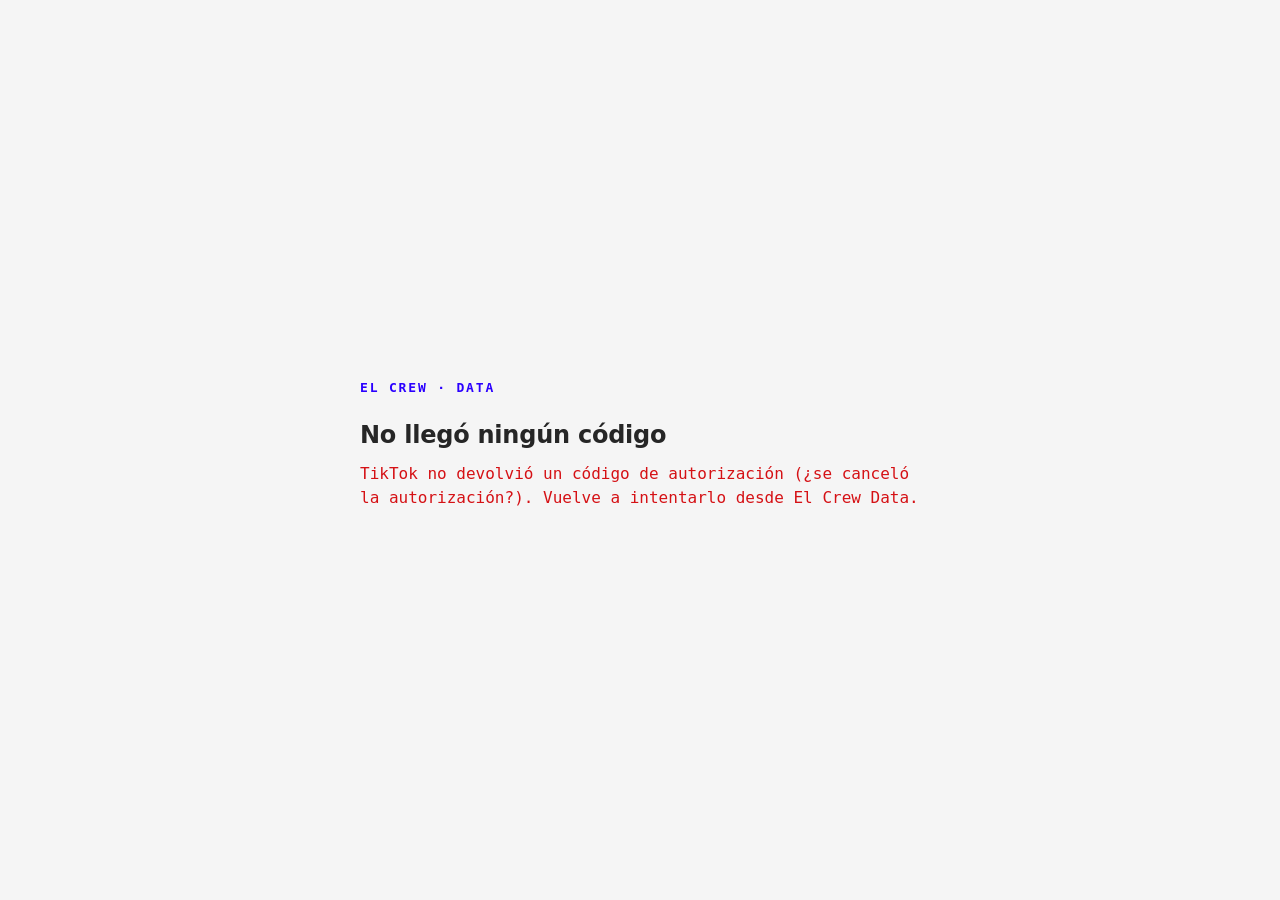
<file: tiktok/callback/index.html>
<!DOCTYPE html>
<html lang="es">
<head>
<meta charset="utf-8">
<meta name="viewport" content="width=device-width, initial-scale=1">
<meta name="robots" content="noindex, nofollow">
<meta name="referrer" content="no-referrer">
<title>Autorización de TikTok | EL CREW</title>
<link rel="icon" href="/assets/v2/favicon-negro.svg" type="image/svg+xml">
<!--
  Página puente de la autorización de TikTok (Marketing API).

  Es la «Advertiser redirect URL» registrada en la app de TikTok for Business:
  https://somoselcrew.com/tiktok/callback/ (https, sin puerto, termina en /,
  como exige TikTok). TikTok llega aquí con ?auth_code=…&state=…; esta página
  reenvía al panel de El Crew Data cuyo origen viaja al final del state
  (base64url después del último punto), SOLO si está en DESTINOS. Si no, muestra
  el código para copiarlo a mano. No guarda nada ni lo manda a ningún otro lado.
-->
<style>
  :root { --tinta: #262626; --gris: #525252; --linea: #737373; --claro: #f5f5f5; --azul: #2b00ff; --rojo: #d51115; }
  * { box-sizing: border-box; }
  html { -webkit-text-size-adjust: 100%; }
  body { margin: 0; min-height: 100vh; display: grid; place-items: center; padding: 24px 16px; background: var(--claro); color: var(--tinta);
         font: 400 1rem/1.5 "Space Mono", ui-monospace, SFMono-Regular, Menlo, Consolas, monospace; }
  main { width: 100%; max-width: 560px; }
  h1 { margin: 0 0 12px; font: 700 1.5rem/1.2 system-ui, -apple-system, "Segoe UI", sans-serif; letter-spacing: -0.01em; }
  p { margin: 0 0 12px; color: var(--gris); }
  .marca { margin-bottom: 24px; font-weight: 700; letter-spacing: 0.14em; color: var(--azul); font-size: 0.8125rem; }
  .codigo { display: flex; gap: 8px; margin: 16px 0; }
  .codigo input { flex: 1; min-width: 0; padding: 10px 12px; border: 1px solid var(--linea); border-radius: 8px; font: inherit; font-size: 0.875rem; background: #fff; color: var(--tinta); }
  button { padding: 10px 14px; border: 0; border-radius: 8px; background: var(--tinta); color: #fff; font: inherit; font-size: 0.875rem; cursor: pointer; }
  .error { color: var(--rojo); }
  [hidden] { display: none !important; }
</style>
</head>
<body>
<main>
  <p class="marca">EL CREW · DATA</p>

  <section id="yendo">
    <h1>Autorización recibida</h1>
    <p>Te llevamos de vuelta a El Crew Data…</p>
  </section>

  <section id="manual" hidden>
    <h1>Copia el código de autorización</h1>
    <p>No se pudo volver solo al panel. Copia este código y pégalo en El Crew Data › Conectores › TikTok › «Tengo el código». Vale una hora y un solo uso.</p>
    <div class="codigo">
      <input id="valor" readonly aria-label="Código de autorización de TikTok">
      <button id="copiar" type="button">Copiar</button>
    </div>
  </section>

  <section id="sin-codigo" hidden>
    <h1>No llegó ningún código</h1>
    <p class="error">TikTok no devolvió un código de autorización (¿se canceló la autorización?). Vuelve a intentarlo desde El Crew Data.</p>
  </section>
</main>
<script>
  (function () {
    // Paneles a los que se puede volver. Nada fuera de esta lista.
    var DESTINOS = [
      "https://data.somoselcrew.com",
      "https://nir-server.tail3d1679.ts.net:8444",
      "http://localhost:3000"
    ];
    var RUTA = "/connectors/tiktok/callback";

    var q = new URLSearchParams(window.location.search);
    var codigo = q.get("auth_code") || q.get("code") || "";
    var state = q.get("state") || "";
    var mostrar = function (id) {
      ["yendo", "manual", "sin-codigo"].forEach(function (s) { document.getElementById(s).hidden = s !== id; });
    };

    if (!codigo) { mostrar("sin-codigo"); return; }

    var destino = "";
    try {
      var b64 = state.slice(state.lastIndexOf(".") + 1).replace(/-/g, "+").replace(/_/g, "/");
      var origen = atob(b64 + "===".slice((b64.length + 3) % 4));
      if (state.indexOf(".") > 0 && DESTINOS.indexOf(origen) !== -1) destino = origen;
    } catch (e) { destino = ""; }

    // El código no debe quedar en el historial de esta página.
    window.history.replaceState(null, "", window.location.pathname);

    if (destino) {
      var p = new URLSearchParams({ auth_code: codigo, state: state });
      window.location.replace(destino + RUTA + "?" + p.toString());
      return;
    }

    mostrar("manual");
    var campo = document.getElementById("valor");
    campo.value = codigo;
    document.getElementById("copiar").addEventListener("click", function () {
      campo.select();
      var listo = function () { document.getElementById("copiar").textContent = "Copiado"; };
      if (navigator.clipboard) navigator.clipboard.writeText(codigo).then(listo, function () { document.execCommand("copy"); listo(); });
      else { document.execCommand("copy"); listo(); }
    });
  })();
</script>
</body>
</html>
</file>
<file: css/styles.css>
/* ==========================================================================
   EL CREW — somoselcrew.com
   Figma: ElCrew-Website-Review › mockups (nodo 2016:1883)
     · escritorio: HomePage 1440 (2024:6287)
     · móvil:      HomePage 390  (2028:8450)

   Tramos, según los frames del archivo:
     · < 900 px    móvil (frame de 390)
     · 900–1199    estructura de escritorio con tipografía móvil (frame de 920)
     · 1200–1439   escritorio a tamaño real, anchos fluidos (frame de 1200)
     · ≥ 1440      escala proporcional: 1 rem = 100vw / 90 (frames de 1920 y
                   2000, y la nota «el contenido escala proporcional»)
   Todo se mide en rem para que el último tramo escale entero.
   ========================================================================== */

/* -------------------------------------------------------------- 1. Tokens */
:root {
  --azul:   #2b00ff;
  --rojo:   #d51115;
  --rosa:   #ea528d;   /* palette/pink: resaltes de texto grande (el rojo queda para botones) */
  --lima:   #d4d916;
  /* Neutros del sistema de diseño (Figma «El Crew / Color palette»):
     texto Neutral/800, oscuro Neutral/900, atenuado Neutral/600,
     borde Neutral/500. */
  --tinta:  #262626;
  --zinc:   #171717;
  --gris:   #525252;
  --linea:  #737373;
  --blanco: #fff;
  --claro:  #f5f5f5;   /* texto sobre oscuro y azul (text-inverse) */
  --claro-rojo: #fafafa; /* texto sobre rojo (text-on-red) */

  --f-display:  "Big Shoulders Display", "Arial Narrow", Impact, sans-serif;
  --f-mono:     "Space Mono", ui-monospace, "SFMono-Regular", Menlo, Consolas, monospace;
  --f-insignia: "Unbounded", "Arial Black", sans-serif;

  --cabecera: 5.4rem;          /* 86.4 px */
  --trazo:    0.0625rem;       /* contorno de 1 px a 1440 */

  /* Tope del bloque fijo de Servicios: el relleno de la sección, y bajo
     la cabecera mientras ésta se ve. (El del Proceso es su relleno de 8 rem,
     que ya queda debajo de la cabecera.) */
  --tope-fijo: 4rem;
}
:root:has(.cabecera:not(.oculta)) { --tope-fijo: calc(var(--cabecera) + 1rem); }

html {
  font-size: 100%;
  -webkit-text-size-adjust: 100%;
  scroll-behavior: smooth;
}
/* Las secciones llegan al borde superior (la cabecera se oculta al saltar);
   el inicio sí deja su lugar, porque arriba del todo la cabecera se ve. */
#principal, #inicio { scroll-margin-top: var(--cabecera); }

/* --------------------------------------------------------------- 2. Base */
*, *::before, *::after { box-sizing: border-box; }
* { margin: 0; }

body {
  font-family: var(--f-mono);
  color: var(--tinta);
  background: var(--blanco);
  line-height: 1.5;
  -webkit-font-smoothing: antialiased;
  overflow-x: clip;
}

h1, h2, h3 { font-size: inherit; font-weight: inherit; }
ul, ol { padding: 0; list-style: none; }
img, svg { display: block; max-width: 100%; }
a { color: inherit; }
button, input, textarea { font: inherit; color: inherit; }
fieldset { border: 0; padding: 0; min-width: 0; }
legend { padding: 0; }

:focus-visible { outline: 2px solid var(--azul); outline-offset: 3px; }

.saltar {
  position: absolute; left: 1rem; top: -4rem; z-index: 100;
  padding: .75rem 1.25rem; background: var(--azul); color: var(--blanco);
  font-family: var(--f-display); font-weight: 900; text-decoration: none;
}
.saltar:focus { top: 1rem; }

.solo-escritorio { display: none !important; }

.visualmente-oculto {
  position: absolute !important; width: 1px; height: 1px; padding: 0; margin: -1px;
  overflow: hidden; clip-path: inset(50%); white-space: nowrap; border: 0;
}

/* --------------------------------------------------------- 3. Tipografía */
.display {
  font-family: var(--f-display);
  font-weight: 900;
  text-transform: uppercase;
}

/* Palabra en contorno: la mitad «hueca» de los pares del diseño. */
.contorno {
  color: transparent;
  -webkit-text-stroke: var(--trazo) var(--color-trazo, var(--tinta));
}
.contorno--blanco { --color-trazo: var(--claro); }

.etiqueta { font-size: 1rem; line-height: 1.5rem; }
.etiqueta--roja { color: var(--rojo); }
.etiqueta--lima { color: var(--lima); }

.titulo-doble {
  display: flex;
  flex-direction: column;
  align-items: flex-start;
  white-space: nowrap;
}
.titulo-doble--80 { font-size: 3.25rem; line-height: 3.25rem; }
.titulo-doble--80 > :first-child { margin-bottom: -.625rem; }
.titulo-doble--128 { font-size: 5rem; line-height: 5rem; padding-inline: .25rem; }
.titulo-doble--128 > :first-child { margin-bottom: -1rem; }

/* ------------------------------------------------------------ 4. Botones */
.cta {
  display: inline-flex;
  align-items: center;
  justify-content: center;
  gap: .625rem;
  padding: 1rem 1.5rem;
  background: var(--blanco);
  color: var(--tinta);
  border: 1px solid var(--tinta);
  border-bottom-width: .25rem;
  border-radius: .25rem;
  font-family: var(--f-display);
  font-weight: 900;
  font-size: 1.25rem;
  line-height: 1.5rem;
  text-decoration: none;
  white-space: nowrap;
  cursor: pointer;
  transition: background-color .2s ease, color .2s ease, transform .14s ease, border-bottom-width .14s ease, margin-bottom .14s ease;
}
/* Íconos inline (flecha, +): heredan el color del botón. */
.cta svg { flex: none; width: 1.5rem; height: 1rem; overflow: visible; transition: transform .25s ease; }
.flecha { fill: none; stroke: currentColor; stroke-width: 1.5; stroke-linecap: round; stroke-linejoin: round; }
.icono-mas { fill: currentColor; }

/* Hover: rojo de la marca. La flecha avanza y su cola ondula, como si nadara
   (anima el trazo con la propiedad «d»; donde no existe, sólo avanza). */
.cta:hover { background: var(--rojo); color: var(--claro-rojo); }
.cta:hover .flecha { transform: translateX(.1875rem); }
.cta:hover .flecha__cola { animation: nadar .9s ease-in-out infinite; }
.cta:hover .icono-mas { transform: rotate(90deg); }
@keyframes nadar {
  0%, 100% { d: path("M1.2 9.2C7.2 4.4 14.4 11.6 21.6 6.8"); }
  25%      { d: path("M1.2 8.0C7.2 7.0 14.4 10.0 21.6 6.8"); }
  50%      { d: path("M1.2 5.6C7.2 9.6 14.4 4.4 21.6 6.8"); }
  75%      { d: path("M1.2 6.8C7.2 7.2 14.4 5.6 21.6 6.8"); }
}
/* Botón «hundido»: el borde inferior de 4 px se aplasta al presionar. */
.cta:active { transform: translateY(.1875rem); border-bottom-width: 1px; margin-bottom: .1875rem; }

.cta--chico { padding: .5rem 1.25rem; }
/* «Primary button / Red» del sistema de diseño */
.cta--roja  { background: var(--rojo); color: var(--claro-rojo); border-color: var(--blanco); }
/* sobre rojo, el hover invierte: fondo claro, texto rojo */
.cta--roja:hover { background: var(--claro-rojo); color: var(--rojo); }

.enlace-linea {
  position: relative;
  display: inline-flex;
  justify-content: center;
  padding: .5rem 1.25rem calc(.5rem + 1px);
  background: var(--blanco);
  font-size: 1rem;
  line-height: 1.5rem;
  color: var(--tinta);
  text-decoration: none;
}
.enlace-linea::after {
  content: "";
  position: absolute;
  inset: auto 0 0;
  height: 1px;
  background: currentColor;
}
.enlace-linea__texto { transition: translate .35s cubic-bezier(.2, .75, .25, 1); }
/* Hover: el texto avanza y la línea se recorre: se va por la derecha y
   vuelve desde la izquierda. Sin cambio de color. */
.enlace-linea:hover .enlace-linea__texto { translate: .375rem 0; }
.enlace-linea:hover::after { animation: barrido .7s cubic-bezier(.65, 0, .35, 1); }
@keyframes barrido {
  0%   { transform-origin: right; transform: scaleX(1); }
  45%  { transform-origin: right; transform: scaleX(0); }
  46%  { transform-origin: left;  transform: scaleX(0); }
  100% { transform-origin: left;  transform: scaleX(1); }
}

/* --------------------------------------------------------- 5. Cabecera */
.cabecera {
  position: sticky;
  top: 0;
  z-index: 40;
  background: var(--blanco);
  transition: opacity .3s ease, transform .3s ease, box-shadow .2s ease;
}
.cabecera.con-sombra { box-shadow: 0 1px 0 rgba(30, 41, 59, .14); }

/* Se disuelve al bajar (el JS pone .oculta) y vuelve al subir, al pasar el
   cursor por la franja superior o al llegar a ella con el tabulador. */
.cabecera.oculta { opacity: 0; transform: translateY(-.5rem); }
.cabecera.oculta:hover {
  opacity: 1;
  transform: none;
  transition-delay: .12s;      /* cruzar hacia las pestañas no la enciende */
}
.cabecera.oculta:has(:focus-visible) { opacity: 1; transform: none; }
/* En pantallas táctiles no hay hover: oculta no debe atrapar toques. */
@media (hover: none) {
  .cabecera.oculta { pointer-events: none; }
}

/* Rejilla 1fr · auto · 1fr: el logo queda centrado y las columnas laterales
   se reparten todo el resto (con tercios iguales el menú no cabe a 920). */
.cabecera__bloque {
  display: grid;
  grid-template-columns: minmax(0, 1fr) auto minmax(0, 1fr);
  align-items: center;
  height: var(--cabecera);
}

.cabecera__col {
  min-width: 0;
  display: flex;
  align-items: center;
  gap: 1rem;
  padding: 1rem;
}
.cabecera__col--centro { justify-content: center; }
.cabecera__col--fin    { justify-content: flex-end; }

.cabecera__nav { display: none; gap: 1rem; }
.cabecera__enlace {
  font-size: 1rem;
  line-height: 1.5rem;
  text-decoration: none;
  white-space: nowrap;
  background: linear-gradient(currentColor, currentColor) 0 100% / 0 1px no-repeat;
  transition: background-size .2s ease;
}
.cabecera__enlace:hover,
.cabecera__enlace.activo { background-size: 100% 1px; }

.cabecera__marca img { width: 4.8125rem; height: auto; }

.idioma { display: flex; gap: 2px; font-size: 1rem; line-height: 1.5rem; color: var(--gris); }
.idioma b { color: var(--tinta); font-weight: 700; }
.idioma a { text-decoration: none; }
.idioma[hidden] { display: none; }

.cabecera__social { display: none; padding: .5rem; border-radius: 55px; transition: background-color .25s ease; }
.cabecera__social img { width: 1.5rem; height: 1.5rem; transition: transform .35s cubic-bezier(.34, 1.56, .64, 1); }
/* hover: círculo lima de la marca y el ícono gira un poco, con rebote */
.cabecera__social:hover,
.cabecera__social:focus-visible { background: var(--lima); }
.cabecera__social:hover img,
.cabecera__social:focus-visible img { transform: rotate(-12deg) scale(1.12); }
.cabecera__cta { display: none; }

.cabecera__menu {
  display: flex;
  padding: .5rem;
  margin: -.5rem;
  background: none;
  border: 0;
  cursor: pointer;
}
/* el ícono del sistema mide 20 × 14; se centra en la caja de 24 */
.cabecera__menu img { width: 1.25rem; height: .875rem; margin: .3125rem .125rem; }

.menu-movil {
  position: absolute;
  inset: 100% 0 auto;
  display: flex;
  flex-direction: column;
  padding: .5rem 1rem 1.5rem;
  background: var(--blanco);
  border-top: 1px solid var(--tinta);
  box-shadow: 0 1rem 2rem rgba(24, 24, 27, .18);
}
.menu-movil[hidden] { display: none; }
.menu-movil > a:not(.cta) {
  padding: .75rem 0;
  border-bottom: 1px solid rgba(30, 41, 59, .2);
  font-family: var(--f-display);
  font-weight: 900;
  font-size: 2rem;
  line-height: 2.5rem;
  text-transform: uppercase;
  text-decoration: none;
}
.menu-movil .cta { margin-top: 1.5rem; }

/* ----------------------------------------------------------------- 6. Hero */
.hero { padding: 2rem 0; overflow: clip; }

.hero__bloque { display: flex; flex-direction: column; }

.hero__texto {
  display: flex;
  flex-direction: column;
  gap: 1rem;
  padding: 1rem;
}

.hero__encabezado { display: flex; flex-direction: column; align-items: flex-start; container-type: inline-size; }

.hero__garabato { width: 5rem; height: auto; margin-bottom: .75rem; }
.hero__eyebrow  { font-size: 1rem; line-height: 1.5rem; margin-bottom: .5rem; }

/* Titular «Tu talento / amplificado». El tamaño se fija una sola vez en
   .hero__marca-titulo: el del diseño (80 en móvil, 128 en escritorio) o lo que
   quepa en la columna, lo que sea menor. La línea más ancha, «AMPLIFICADO»,
   mide 4.99 em, así que a 19.8cqi ocupa ~99 % de la columna
   (.hero__encabezado es el contenedor).
   Líneas, margen entre ellas y subrayado van en em. Si cambia el texto,
   medirlo con .tools/titular.sh. */
.hero__marca-titulo { display: inline-flex; flex-direction: column; font-size: min(5rem, 19.8cqi); }
.hero__titulo { display: flex; flex-direction: column; align-items: flex-start; padding-inline: .146rem; font-size: inherit; }
.hero__linea {
  display: block;
  font-size: 1em;
  line-height: 1;
  margin-bottom: -.2em;            /* -16 a 80 */
  white-space: nowrap;
  color: var(--azul);
}
.hero__linea.contorno { color: transparent; }

/* «Tu talento» lleva el degradado del Figma (página «para claude», texto
   2129:11557), tres capas de abajo arriba: azul sólido, un radial que sale
   de la esquina inferior izquierda (azul → morado → rosa) y un lineal de
   transparente a amarillo. Se estira con la caja del texto, como en Figma.
   Sin background-clip: text queda en azul. */
@supports ((-webkit-background-clip: text) or (background-clip: text)) {
  .hero__linea:not(.contorno) {
    color: transparent;
    background-image:
      linear-gradient(72.42deg, rgba(73, 32, 88, 0) .227%, #d1d711 99.773%),
      url("data:image/svg+xml;utf8,%3Csvg viewBox='0 0 476 128' xmlns='http://www.w3.org/2000/svg' preserveAspectRatio='none'%3E%3Crect width='100%25' height='100%25' fill='url(%23g)'/%3E%3Cdefs%3E%3CradialGradient id='g' gradientUnits='userSpaceOnUse' cx='0' cy='0' r='10' gradientTransform='matrix(24.56 -12.8 20.651 35.898 0 128)'%3E%3Cstop stop-color='rgba(44,0,255,1)' offset='0'/%3E%3Cstop stop-color='rgba(68,10,241,0.9)' offset='0.125'/%3E%3Cstop stop-color='rgba(92,21,227,0.8)' offset='0.25'/%3E%3Cstop stop-color='rgba(139,41,199,0.6)' offset='0.5'/%3E%3Cstop stop-color='rgba(234,82,142,0.2)' offset='1'/%3E%3C/radialGradient%3E%3C/defs%3E%3C/svg%3E"),
      linear-gradient(#2c00ff, #2c00ff);
    background-size: 100% 100%;
    background-repeat: no-repeat;
    -webkit-background-clip: text;
            background-clip: text;
  }
}

/* El trazo rojo bajo la segunda línea ocupa el ancho del titular. */
.hero__subrayado {
  position: relative;
  width: 100%;
  height: .4594em;                 /* 36.75 a 80 */
  overflow: clip;
}
.hero__subrayado svg {
  position: absolute;
  max-width: none;
}
/* Posición y tamaño del vector dentro del «Frame» de cada breakpoint (inset
   del vector + margen del trazo). Como en el Figma, el trazo se estira a lo
   ancho del titular sin crecer en alto (preserveAspectRatio="none"): si el
   alto saliera del ancho, con un titular más ancho el rizo se cortaría. */
.hero__subrayado .solo-movil      { left: .354%; top: 28.33%; width: 99.29%; height: 62.4%; }
.hero__subrayado .solo-escritorio { left: .47%;  top: 29.46%; width: 99.06%; height: 60.14%; }

.hero__bajada { font-size: 1rem; line-height: 1.5rem; margin-top: .5rem; }

.hero__acciones { display: flex; flex-direction: column; gap: 1rem; }
.hero__acciones > * { width: 100%; }

/* Arte: todas las medidas son % del recuadro de 458.667 × 570.5 del Figma,
   así la composición escala entera y conserva proporciones. */
.hero__arte {
  position: relative;
  container-type: inline-size;
  /* En el frame de 390 el arte mide 410 × 494: casi a sangre. */
  width: min(100%, 24.8rem);
  margin: 1rem auto;
  aspect-ratio: 458.667 / 570.5;
}

.hero__paralelogramo {
  position: absolute;
  left: 3.42%;
  top: 2.78%;
  width: 93.096%;
  height: 90.447%;
  max-width: none;
}

/* Budy (identidad/budy-animacion). Su viewBox (-40 -70 507 630) usa las
   coordenadas del recuadro de la bocina del Figma (426.667 × 538.5, en 16, 16)
   con 40 de aire a la izquierda y 70 arriba para las notas:
   left = (16 − 40) / 458.667 · top = (16 − 70) / 570.5 · ancho = 507 / 458.667 */
.bocina {
  position: absolute;
  left: -5.233%;
  top: -9.465%;
  width: 110.538%;
  height: auto;
  max-width: none;
}

/* Insignia «Vibe with us» como vinilo: disco negro con surcos, etiqueta
   lima con la estrella y el texto a radio 40 de 60, con aire hasta el borde
   (Unbounded 11.4 en 120, como el
   «El Crew / Brand / Vibe badge»). El disco gira en sentido horario; el
   reflejo se queda quieto, como en un tocadiscos. */
.insignia {
  --vuelta: 6s;
  position: absolute;
  left: 0;
  top: 10.664%;
  width: 26.163%;
  aspect-ratio: 1;
  border-radius: 50%;
  filter: drop-shadow(0 .25rem .5rem rgba(23, 23, 23, .28));
}
.insignia__giro { position: absolute; inset: 0; animation: girar var(--vuelta) linear infinite; }
.insignia__disco,
.insignia__eje { position: absolute; inset: 0; width: 100%; height: 100%; overflow: visible; }
.vinilo__disco    { fill: var(--zinc); }
.vinilo__borde    { fill: none; stroke: rgba(245, 245, 245, .22); stroke-width: .8; }
.vinilo__surcos circle { fill: none; stroke: rgba(245, 245, 245, .09); stroke-width: .5; }
.vinilo__texto    { font-family: var(--f-insignia); font-weight: 700; font-size: 11.4px; letter-spacing: .02em; fill: var(--lima); }
.vinilo__etiqueta { fill: var(--lima); }
.insignia__eje circle { fill: var(--blanco); }
.insignia__estrella { position: absolute; left: 35.25%; top: 35.25%; width: 29.5%; height: 29.5%; max-width: none; }
.insignia__brillo {
  position: absolute;
  inset: 2%;
  border-radius: 50%;
  pointer-events: none;
  background: conic-gradient(from 25deg, transparent 0 4%, rgba(255, 255, 255, .2) 9%, transparent 15% 50%,
                                         rgba(255, 255, 255, .13) 59%, transparent 65%);
  -webkit-mask: radial-gradient(circle, transparent 0 32%, #000 33%);
          mask: radial-gradient(circle, transparent 0 32%, #000 33%);
}

.hero__territorios {
  position: absolute;
  right: 2%;
  bottom: 1%;
  font-size: 10.029cqw;
  line-height: 10.465cqw;
  text-align: right;
  white-space: nowrap;
  mix-blend-mode: hard-light;
  -webkit-text-stroke-width: .218cqw;
}

@keyframes girar { to { transform: rotate(360deg); } }
@keyframes latir { 50% { scale: 1.45; } }

/* ------------------------------------------------------ 7. Banda términos */
.terminos { background: var(--lima); overflow: clip; }

.terminos__pista {
  display: flex;
  width: max-content;
  animation: desplazar 48s linear infinite;
}

.terminos__grupo {
  display: flex;
  align-items: center;
  gap: 1rem;
  padding: 1rem .5rem;
}
.terminos__grupo .display {
  font-size: 3rem;
  line-height: 3rem;
  letter-spacing: .125rem;
  text-transform: none;
  white-space: nowrap;
  color: var(--tinta);
}
.terminos__grupo .contorno { color: transparent; }
.terminos__estrella img { width: 1.0625rem; height: 1.0625rem; }

@keyframes desplazar { to { transform: translateX(-50%); } }

/* ------------------------------------------------------------ 8. Nosotros */
/* La banda de términos va dentro (segunda pantalla), así que el relleno
   es del bloque y la banda queda de borde a borde. */
.nosotros { display: flex; flex-direction: column; }

.nosotros__bloque {
  display: flex;
  flex-direction: column;
  gap: 1rem;
  padding: 3rem 1rem;
}

.nosotros__cuerpo { display: flex; flex-direction: column; gap: 1rem; }

.nosotros__declaracion {
  font-size: 2rem;
  line-height: 2.75rem;
  text-transform: none;
  color: var(--tinta);
}
.nosotros__frase { display: block; }

/* alineadas arriba: la palabra de 72 no agranda la línea de 80 (como en el Figma) */
.resalte { position: relative; display: inline-block; vertical-align: top; }
.resalte--azul { color: var(--azul); }
.resalte--rosa { color: var(--rosa); }
.resalte--lima { color: var(--lima); }

.resalte__linea {
  position: absolute;
  left: 50%;
  bottom: -.0625rem;
  height: auto;
  max-width: none;
  transform: translateX(-50%);
}
.resalte--azul .resalte__linea--movil { width: 5.5625rem; }
.resalte--rojo .resalte__linea--movil { width: 5.5rem; }
.resalte--lima .resalte__linea--movil { width: 7.5625rem; }
.resalte__linea--escritorio { display: none; }

.nosotros__columnas {
  display: flex;
  flex-direction: column;
  gap: 1rem;
  font-size: 1rem;
  line-height: 1.5rem;
}

/* ----------------------------------------------------------- 9. Servicios */
.servicios { background: var(--zinc); color: var(--claro); padding: 2rem 0; }

.servicios__bloque { display: flex; flex-direction: column; gap: 2rem; }

.servicios__intro { display: flex; flex-direction: column; gap: 1rem; padding: 1rem; }
.servicios__encabezado { display: flex; flex-direction: column; gap: 1rem; }

/* Interruptor de dos (o tres) opciones: Marketing/Consultoría y filtro de clientes */
.interruptor {
  display: flex;
  width: 100%;
  padding: .25rem;
  border: 1px solid var(--claro);
  border-radius: .25rem;
}
.interruptor__opcion {
  flex: 1 1 0;
  display: inline-flex;
  align-items: center;
  justify-content: center;
  gap: .25rem;
  padding: .5rem 1rem;
  border: 0;
  border-radius: .25rem;
  background: transparent;
  color: var(--claro);
  font-family: var(--f-display);
  font-weight: 900;
  font-size: 1.25rem;
  line-height: 1.5rem;
  white-space: nowrap;
  cursor: pointer;
  transition: background-color .2s ease, color .3s ease;
}
.interruptor__opcion[aria-selected="true"],
.interruptor__opcion[aria-pressed="true"] { background: var(--claro); color: var(--zinc); }
.interruptor__cuenta { font-family: var(--f-mono); font-weight: 400; font-size: .875rem; line-height: 1.25rem; }

/* Con JS, el fondo de la opción elegida es una pastilla «líquida» que fluye
   de una opción a otra y, al pasar el cursor por otra opción, se estira por
   detrás de esa palabra. Va encima de las etiquetas, recortada con clip-path
   (lo calcula main.js), y lleva dentro una copia oscura de ellas: lo que
   cubre se ve oscuro sobre claro y lo demás sigue claro. */
.js .interruptor { position: relative; }
.interruptor.con-pastilla .interruptor__opcion[aria-selected="true"],
.interruptor.con-pastilla .interruptor__opcion[aria-pressed="true"] { background: transparent; color: var(--claro); }
.interruptor__pastilla {
  position: absolute;
  z-index: 1;
  inset: 0;
  background: var(--claro);
  color: var(--zinc);
  clip-path: inset(50%);
  pointer-events: none;
}
.interruptor__calco {
  position: absolute;
  display: flex;
  align-items: center;
  justify-content: center;
  gap: .25rem;
  font-family: var(--f-display);
  font-weight: 900;
  font-size: 1.25rem;
  line-height: 1.5rem;
  white-space: nowrap;
}

/* Acordeón de servicios */
.acordeon[hidden] { display: none; }

.acordeon__item {
  position: relative;
  isolation: isolate;
  border-top: 1px solid var(--linea);
  border-bottom: 1px solid var(--linea);
}
/* Fondo rojo: barre de izquierda a derecha al pasar el cursor (así se nota
   que se puede abrir) y se queda en el abierto; al irse, sale por la derecha. */
.acordeon__item::before {
  content: "";
  position: absolute;
  z-index: -1;
  inset: -1px 0;
  background: var(--rojo);
  transform: scaleX(0);
  transform-origin: right center;
  transition: transform .5s cubic-bezier(.65, 0, .35, 1);
}
.acordeon__item.esta-abierto::before { transform: none; transform-origin: left center; }
@media (hover: hover) {
  .acordeon__item:hover::before { transform: none; transform-origin: left center; }
}

.acordeon__boton {
  color: var(--claro-rojo);
  display: flex;
  align-items: center;
  gap: 1rem;
  width: 100%;
  padding: 1rem;
  background: none;
  border: 0;
  text-align: left;
  cursor: pointer;
}
.acordeon__num { font-size: 1.125rem; line-height: 1.625rem; white-space: nowrap; }
.acordeon__nombre { flex: 1; min-width: 0; font-size: 1.25rem; line-height: 1.625rem; }
.acordeon__icono {
  flex: none;
  width: 1.5rem;
  height: 1.5rem;
  background: url("../assets/v2/icon-mas-lima.svg") center / contain no-repeat;
  transition: transform .25s ease;
}
.acordeon__boton:hover .acordeon__icono { transform: rotate(90deg); }
.acordeon__boton[aria-expanded="true"] .acordeon__icono {
  background-image: url("../assets/v2/icon-menos.svg");
  transform: none;
}

.acordeon__panel { padding: 0 1rem 1rem; }
.acordeon__panel[hidden] { display: none; }

.acordeon__contenido { display: flex; flex-direction: column; gap: 1rem; }
.acordeon__texto {
  display: flex;
  flex-direction: column;
  align-items: flex-start;
  gap: 1rem;
  font-size: 1rem;
  line-height: 1.5rem;
}
.acordeon__texto .cta { width: 100%; }



/* ------------------------------------------------------------ 10. Proceso */
/* Fondo: del rojo al rosa y del rosa al azul a lo largo del proceso. En
   escritorio con JS el escenario lo va cambiando etapa por etapa (main.js
   repite estos colores). */
.proceso {
  background: linear-gradient(180deg, #d51115 0%, #ea528d 50%, #2b00ff 100%);
  color: var(--claro);
  padding: 4rem 0;
  overflow: clip;
}

.proceso__bloque { display: flex; flex-direction: column; gap: 2rem; }

.proceso__intro { display: flex; flex-direction: column; gap: 1rem; padding: 1rem; }
.proceso__descripcion { display: flex; flex-direction: column; gap: 1rem; }
.proceso__bajada { font-size: 1rem; line-height: 1.5rem; }

.proceso__recorrido { display: flex; gap: 1rem; padding: 1rem; }

/* Columna de la curva. Es un contenedor de tamaño: la curva mide 100cqh
   (la altura de la columna), igual que en el Figma, y se gira 90°. */
.proceso__via {
  position: relative;
  flex: none;
  width: 6.5625rem;               /* 105 */
  container-type: size;
  --revelado: 1;
}

.proceso__curva {
  position: absolute;
  top: 50%;
  left: 50%;
  width: 100cqh;
  height: 100cqw;
  transform: translate(-50%, -50%) rotate(90deg);
}
.proceso__curva-img {
  position: absolute;
  max-width: none;
  --corte: calc(var(--revelado) * 100%);
  -webkit-mask-image: linear-gradient(90deg, #000 var(--corte), transparent var(--corte));
          mask-image: linear-gradient(90deg, #000 var(--corte), transparent var(--corte));
}
.proceso__curva-img--movil { left: .75%; top: 21.05%; width: 98.69%; height: 79.81%; }

.proceso__punto {
  position: absolute;
  display: grid;
  place-items: center;
}
.proceso__punto img { grid-area: 1 / 1; max-width: none; transition: transform .35s cubic-bezier(.34, 1.56, .64, 1), opacity .25s ease; }

/* móvil: punto 1 de 28 px; puntos 2 y 3 de 32 px (anillo cuando no se ha llegado) */
.proceso__punto--1 { left: 0;     top: 5.46%;                 width: 1.75rem; height: 1.75rem; }
.proceso__punto--2 { left: -9px;  top: calc(38.8% - .125rem);  width: 2rem;    height: 2rem; }
.proceso__punto--3 { left: 58px;  top: calc(76.43% - .125rem); width: 2rem;    height: 2rem; }

.proceso__punto-on--escritorio,
.proceso__punto-off--escritorio { display: none; }
.proceso__punto-on--movil  { width: 1.75rem; height: 1.75rem; }
.proceso__punto-off--movil { width: 2rem; height: 2rem; }

.js .proceso__punto-on--movil { transform: scale(0); }
.js .proceso__punto.alcanzado .proceso__punto-on--movil  { transform: scale(1); }
.js .proceso__punto.alcanzado .proceso__punto-off--movil { opacity: 0; }

.proceso__etapas { flex: 1; min-width: 0; display: flex; flex-direction: column; gap: 3rem; }

.etapa { display: flex; flex-direction: column; gap: .5rem; transition: opacity .45s ease; }

.proceso__linea { display: none; }
.proceso__trazo { fill: none; stroke: var(--lima); stroke-width: 2; stroke-linecap: round; stroke-linejoin: round; }
.etapa__num    { color: var(--lima); font-size: 1rem; line-height: 1.5rem; }
.etapa__titulo { font-size: 1.25rem; line-height: 1.625rem; }
.etapa__texto  { font-size: 1rem; line-height: 1.5rem; }

/* ----------------------------------------------------------- 11. Clientes */
/* sobre rojo el «claro» del sistema es #fafafa (text-on-red) */
.clientes { --claro: var(--claro-rojo); background: var(--rojo); color: var(--claro); padding: 4rem 0; overflow: clip; }

.clientes__bloque { display: flex; flex-direction: column; }

.clientes__encabezado {
  display: flex;
  flex-direction: column;
  align-items: center;
  gap: 1rem;
  padding: 1rem;
  text-align: center;
}
.clientes .etiqueta { font-size: 1.25rem; line-height: 1.625rem; }
.clientes__titulo { display: flex; font-size: 3.25rem; line-height: 3.25rem; white-space: nowrap; }
.clientes__titulo > :first-child { margin-right: -.5rem; }
.clientes__bajada { font-size: 1.125rem; line-height: 1.625rem; }
.clientes__squiggle { width: 18.4375rem; height: auto; }

.clientes__filas { display: none; }

.clientes__lista { display: flex; flex-direction: column; gap: 1rem; padding: 1rem; }

.clientes__lista { gap: 0; }

/* Móvil: cada sello con sus artistas debajo. El logo del sello es
   cuadrado; los artistas, retratos circulares, como en el sistema de diseño. */
.sello { display: flex; flex-direction: column; gap: 1rem; padding: 1.5rem 0; border-top: 1px solid rgba(250, 250, 250, .35); }
.sello:last-child { border-bottom: 1px solid rgba(250, 250, 250, .35); }
.sello__cabeza { display: flex; align-items: center; gap: .75rem; }
.sello__cabeza img { flex: none; width: 4rem; height: 4rem; border-radius: .25rem; object-fit: cover; background: #000; }
.sello__cabeza .display { font-size: 1.5rem; line-height: 1.75rem; }
.sello__cabeza p { font-size: 1rem; line-height: 1.5rem; }
/* los artistas, con sangría: empiezan bajo el nombre del sello (logo 4rem +
   .75rem); a una columna en teléfonos y a dos desde 600 px */
.sello__artistas { display: grid; grid-template-columns: 1fr; gap: .75rem 1rem; padding-left: 4.75rem; }
@media (min-width: 37.5em) { .sello__artistas { grid-template-columns: repeat(2, minmax(0, 1fr)); } }
.tarjeta-cliente { display: flex; align-items: center; gap: .5rem; min-width: 0; }
.tarjeta-cliente img {
  flex: none;
  width: 3.5rem;
  height: 3.5rem;
  border-radius: 50%;
  object-fit: cover;
  background: #000;
}
.tarjeta-cliente .display { font-size: 1.125rem; line-height: 1.375rem; overflow-wrap: break-word; }

/* ----------------------------------------------------------- 12. Contacto */
.contacto { padding: 4rem 0; }

.contacto__bloque { display: flex; flex-direction: column; }

.contacto__intro { display: flex; flex-direction: column; gap: 1rem; padding: 1rem; }
.contacto__encabezado { display: flex; flex-direction: column; gap: .5rem; }
.contacto__bajada { font-size: 1rem; line-height: 1.5rem; }

.contacto__correo {
  font-size: 1.5rem;
  line-height: 2.625rem;
  text-transform: none;
  text-decoration: none;
  overflow-wrap: anywhere;
}
.contacto__correo:hover { color: var(--azul); }

.contacto__datos { display: flex; flex-direction: column; gap: 1rem; font-size: 1rem; line-height: 1.5rem; }
.contacto__datos li { display: flex; align-items: center; gap: .5rem; }
.contacto__datos li > img { width: 1.5rem; height: 1.5rem; }
.contacto__datos a { text-decoration: none; }
.contacto__datos a:hover { text-decoration: underline; }
/* «El Crew / Link» externo: flecha a 45° hacia arriba */
.enlace-externo { display: inline-flex; align-items: center; gap: .5rem; padding: .25rem 0; }
.enlace-externo__icono { width: 1rem; height: .75rem; transform: rotate(-45deg); transition: transform .2s ease; }
.enlace-externo:hover .enlace-externo__icono { transform: rotate(-45deg) translateX(.1875rem); }

.formulario { display: flex; flex-direction: column; gap: 1rem; padding: 1rem; }

.formulario__grupo { display: flex; flex-direction: column; }
.formulario__etiqueta {
  display: block;
  font-size: 1rem;
  line-height: 1.5rem;
  color: var(--zinc);
  transition: color .2s ease;
}
.formulario__grupo > .formulario__etiqueta { margin-bottom: 1rem; }
.redes > .formulario__etiqueta { margin-bottom: 0; }

.chips { display: flex; flex-wrap: wrap; gap: .5rem; }
.chip {
  position: relative;
  display: inline-flex;
  align-items: center;
  gap: .25rem;
  padding: .5rem 1rem;
  border: 1px solid var(--tinta);
  border-radius: .25rem;
  background: var(--blanco);
  color: var(--tinta);
  cursor: pointer;
  transition: background-color .2s ease, color .2s ease, border-color .2s ease;
}
.chip input { position: absolute; inset: 0; opacity: 0; margin: 0; cursor: pointer; }
.chip__radio {
  flex: none;
  width: 1rem;
  height: 1rem;
  background: url("../assets/v2/radio.svg") center / contain no-repeat;
}
.chip .display { font-size: 1rem; line-height: 1.25rem; text-transform: none; }
/* hover: oscuro · seleccionado (y presionado): azul */
.chip:hover { background: var(--zinc); color: var(--claro); }
.chip:has(input:checked),
.chip:active { background: var(--azul); border-color: var(--azul); color: var(--claro); }
.chip:hover .chip__radio,
.chip:active .chip__radio,
.chip:has(input:checked) .chip__radio { background-image: url("../assets/v2/radio-activo.svg"); }
.chip:has(input:focus-visible) { outline: 2px solid var(--azul); outline-offset: 3px; }

.campo { display: flex; flex-direction: column; }
.campo__entrada {
  width: 100%;
  padding: .5rem 0;
  border: 0;
  border-bottom: 1px solid var(--linea);
  border-radius: 0;
  background: transparent;
  font-family: var(--f-mono);
  font-size: 1rem;
  line-height: 1.5rem;
  color: var(--tinta);
  transition: border-color .2s ease, box-shadow .2s ease;
}
.campo__entrada::placeholder { color: var(--gris); opacity: 1; }
.campo__entrada--area { height: 6.25rem; resize: vertical; }
.campo__entrada:focus { outline: none; border-bottom-color: var(--azul); box-shadow: 0 1px 0 var(--azul); }
/* Estado de foco del diseño: etiqueta y línea en azul (campo «Correo»). */
.campo:focus-within .formulario__etiqueta { color: var(--azul); }
.campo.con-error .campo__entrada { border-bottom-color: var(--rojo); box-shadow: 0 1px 0 var(--rojo); }
.campo.con-error .formulario__etiqueta { color: var(--rojo); }

.red {
  display: flex;
  align-items: center;
  gap: .625rem;
  padding: .5rem 0;
  border-bottom: 1px solid var(--linea);
  transition: border-color .2s ease;
}
.red[hidden] { display: none; }
.red:focus-within { border-bottom-color: var(--azul); }
.red__icono { flex: none; width: 3.75rem; display: flex; align-items: center; }
.red__icono img { width: 1.5rem; height: 1.5rem; }
.red__icono--texto { font-size: 1rem; line-height: 1.5rem; color: var(--tinta); }
.red__entrada {
  flex: 1;
  min-width: 0;
  padding: 0;
  border: 0;
  background: none;
  font-family: var(--f-mono);
  font-size: 1rem;
  line-height: 1.5rem;
  color: var(--tinta);
}
.red__entrada:focus { outline: none; }
.red__entrada::placeholder { color: var(--gris); opacity: 1; }
.red__quitar {
  flex: none;
  display: grid;
  place-items: center;
  width: 1.5rem;
  height: 1.5rem;
  padding: 0;
  border: 0;
  background: none;
  cursor: pointer;
  opacity: .8;
}
.red__quitar:hover { opacity: 1; }
.red__quitar img { width: 1.5rem; height: 1.5rem; }

.redes__acciones { display: flex; justify-content: flex-end; }
/* «Agregar» es un «Primary button / Light» (.cta): grande y a la derecha en
   móvil, chico y a la izquierda en escritorio. */

.formulario__enviar { width: 100%; align-self: flex-start; }
.formulario__enviar[disabled] { opacity: .6; cursor: progress; }
.formulario__estado { font-size: 1rem; line-height: 1.5rem; }
.formulario__estado:empty { display: none; }
.formulario__estado[data-estado="error"] { color: var(--rojo); }
.formulario__estado[data-estado="ok"] { color: var(--azul); }

/* ----------------------------------------------------------------- 13. Pie */
.pie {
  height: 28.75rem;                 /* 460 */
  padding: 4rem 2rem 0;
  background: var(--zinc);
  color: var(--claro);
  overflow: clip;
}
.pie__bloque { height: 100%; display: flex; flex-direction: column; align-items: center; }
.pie__nav {
  display: flex;
  flex-direction: column;
  align-items: flex-start;
  gap: 1rem;
  padding: 1rem;
  font-size: 1rem;
  line-height: 1.5rem;
}
.pie__nav a { text-decoration: none; }
.pie__nav a:hover { text-decoration: underline; }
.pie__legal { padding: 1rem; font-size: 1rem; line-height: 1.5rem; text-align: center; white-space: nowrap; }
.pie__marca { flex: 1; min-height: 0; width: 100%; padding: 1rem; overflow: clip; }
.pie__logo { width: 100%; height: auto; max-width: none; }
.pie__logo--escritorio { display: none; }

/* =========================================================== TABLETA +
   Desde 900 px: estructura de escritorio. El frame de 920 usa la
   composición de dos columnas y secciones de 900 de alto, pero con la
   tipografía del móvil; por eso aquí sólo va layout.                     */
@media (min-width: 56.25em) {

  /* Cabecera */
  .cabecera__bloque { padding-inline: 2rem; }
  .cabecera__nav { display: flex; gap: .75rem; }
  .cabecera__enlace { font-size: .9375rem; }
  .cabecera__social { display: flex; }
  .cabecera__cta { display: inline-flex; }
  .cabecera__menu, .menu-movil { display: none; }
  .idioma--movil { display: none; }

  /* Hero: cabecera + hero = una pantalla, completa desde el inicio.
     --k es el «rem» del hero: baja con la altura de la ventana para que el
     arte y el titular quepan; el texto chico conserva su tamaño.
     40 k = arte (35.66 k) + relleno (1 k arriba, 3 k abajo: el bloque
     queda un poco más arriba del centro). */
  .hero {
    --k: min(1rem, (100svh - var(--cabecera)) / 40);
    min-height: calc(100svh - var(--cabecera));
    display: flex;
    align-items: center;
    padding: var(--k) 2rem calc(3 * var(--k));
  }
  .hero__bloque { flex: 1; flex-direction: row; align-items: flex-start; }
  .hero__texto { flex: 1; min-width: 0; gap: calc(2 * var(--k)); justify-content: center; }
  .hero__marca-titulo { font-size: min(calc(5 * var(--k)), 19.8cqi); }
  .hero__acciones { align-items: flex-start; }
  .hero__acciones > * { width: auto; }
  .hero__arte { width: calc(28.667 * var(--k)); margin: 0; flex: none; }


  /* Nosotros */
  /* banda + Nosotros = una pantalla; el contenido se centra en lo que queda.
     --k, como en el hero: la tipografía grande baja con la altura de la
     ventana para que todo quepa (42 k ≈ banda fuera, bloque con 5 líneas). */
  .nosotros { --k: min(1rem, (100svh - 5rem) / 42); min-height: 100svh; }
  .nosotros__bloque {
    flex: 1;
    display: grid;
    grid-template-columns: repeat(4, minmax(0, 1fr));
    align-content: center;
    row-gap: .625rem;
    padding: clamp(2rem, 7svh, 4rem) 2rem;
  }
  .nosotros__etiqueta { grid-column: 1; padding: 1rem; }
  .nosotros__cuerpo { grid-column: 2 / span 3; gap: calc(4 * var(--k)); padding: 1rem; }
  /* A 920 la frase va a 40 px pero las palabras resaltadas conservan los
     72 px y los subrayados del escritorio. */
  /* 920: Statement 41/52 con énfasis 72/80 (excepción del sistema de diseño) */
  .nosotros__declaracion { font-size: calc(2.5625 * var(--k)); line-height: calc(3.25 * var(--k)); }
  .resalte, .resalte__punto { font-size: calc(4.5 * var(--k)); line-height: calc(5 * var(--k)); }
  .resalte__linea--movil { display: none; }
  .resalte__linea--escritorio { display: block; bottom: calc(-1.65625 * var(--k)); }
  .resalte--azul .resalte__linea--escritorio { width: calc(13 * var(--k)); }
  .resalte--rojo .resalte__linea--escritorio { width: calc(13.5 * var(--k)); }
  .resalte--lima .resalte__linea--escritorio { width: calc(17.5 * var(--k)); }
  .nosotros__columnas { flex-direction: row; gap: 2rem; font-size: 1.125rem; line-height: 1.625rem; }
  .nosotros__columnas p { flex: 1; }

  /* Servicios */
  .servicios { min-height: 100svh; padding: 4rem 2rem; }
  .servicios__bloque { flex-direction: row; align-items: flex-start; gap: 0; }
  /* «¿Qué hacemos?» se queda fijo sobre el fondo mientras la lista sube */
  .servicios__intro { flex: none; width: 33.333%; position: sticky; top: var(--tope-fijo); transition: top .3s ease; }
  .servicios__listas { flex: 1; min-width: 0; padding: 1rem; }

  .acordeon__panel { margin-top: -.5rem; }
  .acordeon__contenido { flex-direction: row; align-items: center; }
  .acordeon__texto { flex: 1; min-width: 0; }
  .acordeon__texto .cta { width: auto; }

  /* Proceso. Sin JS: el titular a la izquierda y las tres etapas en lista a
     la derecha. Con JS (.en-escena, lo pone main.js) es un escenario fijo de
     una pantalla dentro de una sección de cuatro: la línea avanza como un
     «trim» (crece por delante y se borra por detrás), la cámara la sigue
     hacia abajo, el fondo pasa del rojo al azul y en cada etapa la línea se
     estaciona en su punto. Referencia: el video del proceso (oct. 2026). */
  .proceso { padding: 8rem 2rem; }
  .proceso__bloque { flex-direction: row; gap: 0; }
  .proceso__intro { flex: 1; min-width: 0; }
  .proceso__recorrido { flex: 1; min-width: 0; }
  .proceso__via { display: none; }
  .proceso__etapas { gap: 4rem; padding-left: 6.875rem; }
  .proceso__punto-on--movil, .proceso__punto-off--movil { display: none; }
  .proceso__punto-on--escritorio { display: block; }

  .proceso.en-escena { height: 400svh; padding: 0; background: #2b00ff; }
  .en-escena .proceso__bloque {
    position: sticky;
    top: 0;
    height: 100svh;
    padding: max(8rem, 22.4svh) 2rem 0;
    overflow: clip;
    background: linear-gradient(180deg, #d51115, #da2133);
  }
  .en-escena .proceso__intro { position: relative; z-index: 2; align-self: flex-start; }
  .en-escena .proceso__recorrido { padding: 0; }

  /* La línea, los puntos y las etapas se colocan sobre todo el escenario.
     La línea va debajo del titular: sale de detrás de «idea». */
  .en-escena .proceso__linea {
    display: block;
    position: absolute;
    inset: 0;
    width: 100%;
    height: 100%;
    z-index: 1;
    overflow: visible;
    pointer-events: none;
  }
  .en-escena .proceso__via {
    display: block;
    position: absolute;
    inset: 0;
    width: auto;
    z-index: 1;
    container-type: normal;
    pointer-events: none;
  }
  .en-escena .proceso__curva { display: none; }
  .en-escena .proceso__punto {
    left: 0;
    top: 0;
    width: 1.5rem;
    height: 1.5rem;
    margin: -.75rem 0 0 -.75rem;
    transform: scale(0);
  }
  .en-escena .proceso__punto-on--escritorio { width: 1.5rem; height: 1.5rem; transform: none; transition: none; }
  /* mientras la línea está estacionada, el punto late */
  .en-escena .proceso__punto.latiendo .proceso__punto-on--escritorio { animation: latir 2s ease-in-out infinite; }
  .en-escena .proceso__etapas { padding: 0; }
  .en-escena .etapa {
    position: absolute;
    left: calc(50% + 7.875rem);
    top: 0;
    width: min(34rem, calc(50% - 9.875rem));
    z-index: 2;
    opacity: 0;
    transition: none;
  }

  /* Clientes */
  /* Una pantalla: las filas se reparten el alto de la ventana. */
  .clientes { height: max(100svh, 36rem); padding: 4rem 2rem 0; }
  .clientes__bloque { height: 100%; gap: 2rem; }
  .clientes__lista { display: none; }

  .clientes__filas { position: relative; flex: 1; min-height: 0; display: flex; flex-direction: column; }

  .fila-clientes { position: relative; flex: 1; min-height: 0; display: flex; align-items: center; gap: 2rem; }
  .fila-clientes__linea {
    position: absolute;
    left: 50%;
    width: 92rem;
    height: 1px;
    max-width: none;
    transform: translateX(-50%);
  }
  .fila-clientes__linea--arriba { top: 0; }
  .fila-clientes__linea--abajo  { bottom: 0; }

  .fila-clientes__rotulo {
    flex: none;
    align-self: stretch;
    width: 6.25rem;
    display: flex;
    flex-direction: column;
    justify-content: center;
    align-items: center;
    text-align: center;
    gap: .625rem;
    padding: 2rem 1rem;
  }
  .fila-clientes__rotulo img { width: 2.5rem; height: 2.5rem; }
  .fila-clientes__rotulo h3 { font-size: 1.25rem; line-height: 1.625rem; }

  .fila-clientes__divisor { align-self: stretch; width: 1px; height: auto; max-width: none; }

  .fila-clientes__ventana { flex: 1; min-width: 0; align-self: stretch; display: flex; align-items: center; overflow: clip; }
  /* la marquesina de artistas se arrastra (main.js): mano abierta, cerrada al arrastrar */
  .js .fila-clientes__ventana:has([data-marquesina]) { cursor: grab; touch-action: pan-y; user-select: none; -webkit-user-select: none; }
  .js .fila-clientes__ventana:has([data-marquesina]) .nombre-cliente { cursor: inherit; }
  .clientes__filas.arrastrando,
  .clientes__filas.arrastrando .fila-clientes__ventana { cursor: grabbing; }
  .clientes__filas.arrastrando .nombre-cliente:hover { color: var(--claro); }
  .fila-clientes__pista { display: flex; align-items: center; gap: 2rem; padding: 2rem; width: max-content; }
  .fila-clientes__pista li { display: flex; align-items: center; gap: 2rem; }
  .fila-clientes__pista li + li::before,
  [data-marquesina] li::before {
    content: "";
    flex: none;
    width: 1rem;
    height: 1rem;
    background: url("../assets/v2/separador-circulo.svg") center / contain no-repeat;
  }
  [data-marquesina] { animation: desplazar 52s linear infinite; }
  html:not(.js) .fila-clientes:hover [data-marquesina],
  html:not(.js) .fila-clientes:focus-within [data-marquesina] { animation-play-state: paused; }

  .nombre-cliente {
    font-size: 3.25rem;
    line-height: 3.25rem;
    white-space: nowrap;
    cursor: default;
    transition: color .3s ease, opacity .45s ease;
  }
  /* «Desktop client name / Hover» del sistema de diseño: texto amarillo.
     Mientras hay uno activo, los demás nombres y separadores se disuelven. */
  .nombre-cliente:hover,
  .nombre-cliente:focus-visible,
  .nombre-cliente.activo,
  .nombre-cliente.relacionado { color: var(--lima); outline: none; }
  .fila-clientes__pista li::before { transition: opacity .45s ease; }
  /* .relacionado: la disquera del artista activo, o los artistas de la disquera */
  .clientes__filas.con-foco .nombre-cliente:not(.activo):not(.relacionado),
  .clientes__filas.con-foco .fila-clientes__pista li::before { opacity: .25; }

  /* Retrato circular de 80 (sistema de diseño). Aparece donde el cursor toca
     el nombre y lo sigue con un poco de inercia: main.js lo mueve con translate. */
  .clientes__foto {
    position: absolute;
    z-index: 3;
    left: 0;
    top: 0;
    width: 5rem;
    height: 5rem;
    border-radius: 50%;
    object-fit: cover;
    pointer-events: none;
    opacity: 0;
    transform: scale(.4);
    transform-origin: 50% 100%;
    transition: opacity .2s ease, transform .35s cubic-bezier(.34, 1.56, .64, 1);
  }
  .clientes__foto.visible { opacity: 1; transform: scale(1); }
  .clientes__foto[hidden] { display: block; }

  /* Contacto: el Figma centra un bloque de 813 en 900 (márgenes de 43.5) */
  .contacto { min-height: 100svh; display: flex; align-items: center; padding: 2.71875rem 2rem; }
  .contacto__bloque { flex: 1; flex-direction: row; align-items: flex-start; }
  .contacto__intro { flex: 1; min-width: 0; gap: 2rem; }
  .formulario { flex: 1; min-width: 0; justify-content: center; }
  .formulario__enviar { width: auto; }
  .redes__acciones { justify-content: flex-start; }
  .redes__agregar { width: 9rem; padding: .5rem 1.25rem; }

  /* Pie */
  .pie { height: 38.75rem; }
  .pie__nav { flex-direction: row; align-items: center; gap: 4rem; }
  .pie__logo--movil { display: none; }
  .pie__logo--escritorio { display: block; }
}

/* ========================================================== ESCRITORIO
   Desde 1200 px: tipografía y medidas del frame de 1440 a tamaño real.
   El frame de 1200 es exactamente eso, con columnas más angostas.       */
@media (min-width: 75em) {

  .solo-movil { display: none !important; }
  .solo-escritorio { display: block !important; }

  .cabecera__nav { gap: 1rem; }
  .cabecera__enlace { font-size: 1.125rem; line-height: 1.625rem; }   /* Navigation/Desktop 18/26 */

  .etiqueta { font-size: 1.125rem; line-height: 1.625rem; }
  .titulo-doble--80 { font-size: 5rem; line-height: 5rem; padding-inline: .25rem; }
  .titulo-doble--80 > :first-child { margin-bottom: -1rem; }
  .titulo-doble--128 { font-size: 8rem; line-height: 8rem; }
  .titulo-doble--128 > :first-child { margin-bottom: -2.3125rem; }

  /* Hero. Aquí el texto puede ser más alto que el arte: 14.5 rem fijos
     (garabato, eyebrow, bajada, botones) + 19.6 k, más 4 k de relleno. */
  .hero { --k: min(1rem, (100svh - var(--cabecera)) / 40, (100svh - var(--cabecera) - 14.5rem) / 23.6); }
  .hero__texto { gap: calc(4 * var(--k)); }
  .hero__garabato { margin-bottom: .625rem; }
  .hero__eyebrow { font-size: 1.125rem; line-height: 1.625rem; }
  .hero__titulo { padding-inline: .25rem; }
  .hero__marca-titulo { font-size: min(calc(8 * var(--k)), 19.8cqi); }
  .hero__linea { margin-bottom: -.289em; }    /* -37 a 128 */
  .hero__subrayado { height: .4922em; }       /* 63 a 128 */
  .hero__bajada { font-size: 1.125rem; line-height: 1.625rem; }
  .hero__acciones { flex-direction: row; align-items: center; }
  .hero__territorios { right: 86.99%; bottom: auto; top: 79.03%; }

  /* Nosotros */
  .nosotros__declaracion { font-size: calc(4 * var(--k)); line-height: calc(5 * var(--k)); }
  .nosotros__columnas { gap: 4rem; }

  /* Servicios */
  .servicios__intro { width: 28.667rem; gap: 2rem; }
  .servicios__encabezado { gap: .5rem; }
  .servicios .interruptor { display: inline-flex; width: auto; align-self: flex-start; }
  .servicios .interruptor__opcion { flex: none; }
  .acordeon__nombre { font-size: 2rem; line-height: 2.5rem; }
  .acordeon__texto { font-size: 1.125rem; line-height: 1.625rem; }

  /* Proceso */
  .proceso__intro { flex-direction: row; gap: 2rem; }
  .proceso__descripcion { flex: none; width: 30.6875rem; gap: .625rem; }
  .proceso__bajada { font-size: 1.125rem; line-height: 1.625rem; }
  .etapa__num    { font-size: 1.125rem; line-height: 1.625rem; }
  .etapa__titulo { font-size: 2rem; line-height: 2.5rem; }
  .etapa__texto  { font-size: 1.125rem; line-height: 1.625rem; }

  /* Clientes */
  .clientes__encabezado { gap: .5rem; }
  .clientes__titulo { font-size: 8rem; line-height: 7.5rem; }
  .clientes__titulo > :first-child { margin-right: -1rem; }
  .fila-clientes__rotulo { width: 7.5rem; }
  .nombre-cliente { font-size: 5rem; line-height: 5rem; }

  /* Contacto */
  .contacto__bajada { font-size: 1.125rem; line-height: 1.625rem; }
  .contacto__correo { font-size: 2rem; line-height: 2.625rem; }
  .contacto__datos { flex-direction: row; gap: 2rem; font-size: 1.125rem; line-height: 1.625rem; }
  .chips { flex-wrap: nowrap; gap: 1rem; }
  .chip { gap: .75rem; }
  .chip .display { font-size: 1.25rem; line-height: 1.5rem; }
  .formulario__etiqueta, .campo__entrada, .red__entrada, .red__icono--texto { font-size: 1.125rem; line-height: 1.625rem; }

  /* Pie */
  .pie { height: 45rem; }
}

/* ===================================================== PANTALLAS GRANDES
   Desde 1440 px todo escala con el ancho: los frames de 1920 y 2000 son
   el de 1440 ampliado, y la nota del diseñador lo pide por encima de
   2001 px. 1 rem = 16 px a 1440.                                         */
@media (min-width: 90em) {
  html { font-size: calc(100vw / 90); }
}

/* ================================================= SCROLL POR PANTALLAS
   Con mouse o trackpad, cada gesto de scroll lleva a la sección siguiente:
   1 cabecera + hero · 2 banda + Nosotros · 3 Servicios · 4 Proceso ·
   5 Clientes · 6 Contacto · 7 pie.
   Si una sección es más alta que la ventana (Servicios, a veces Contacto)
   el scroll es libre dentro de ella hasta su final; Proceso para en cada
   etapa.
   Lo hace main.js («Scroll por pantallas»); esto es el respaldo sin JS con
   el scroll-snap nativo. No se usa con JS porque Chrome trunca la posición
   y asomaría una línea de 1 px de la sección anterior.
   En pantallas táctiles y con «reducir movimiento» el scroll es normal. */
@media (min-width: 56.25em) and (hover: hover) and (pointer: fine) and (prefers-reduced-motion: no-preference) {
  html:not(.js) { scroll-snap-type: y mandatory; }
  .hero, .nosotros, .servicios, .proceso, .clientes, .contacto {
    scroll-snap-align: start;
    scroll-snap-stop: always;   /* un gesto = una sección, aunque sea fuerte */
  }
  .pie { scroll-snap-align: end; }
}

/* Destinos de los enlaces internos: reciben el foco, sin contorno. */
section[tabindex="-1"]:focus, main[tabindex="-1"]:focus { outline: none; }

/* ================================================ ANIMACIONES DE ENTRADA
   Cada pieza con data-entra aparece cuando entra en pantalla (main.js le
   pone .entra). --i ordena la coreografía: 90 ms por paso. Sólo con JS: la
   clase .js se pone en <head>, antes del primer pintado.
   Animan opacity, translate, scale, rotate y clip-path (propiedades sueltas)
   para no pisar los transform que ya usan los elementos. */
.js [data-entra]:not(.entra) { opacity: 0; }
.js [data-entra].entra {
  animation: var(--entrada) .9s cubic-bezier(.2, .75, .25, 1) calc(var(--i, 0) * 90ms) backwards;
}
[data-entra="sube"]    { --entrada: entra-sube; }
[data-entra="aparece"] { --entrada: entra-aparece; }
[data-entra="derecha"] { --entrada: entra-derecha; }
[data-entra="escala"]  { --entrada: entra-escala; }
[data-entra="linea"]   { --entrada: entra-linea; }
[data-entra="cortina"] { --entrada: entra-cortina; }
[data-entra="vinilo"]  { --entrada: entra-vinilo; }
[data-entra="logo"]    { --entrada: entra-logo; }

@keyframes entra-sube    { from { opacity: 0; translate: 0 1.5rem; } }
@keyframes entra-aparece { from { opacity: 0; } }
@keyframes entra-derecha { from { opacity: 0; translate: 2.5rem 0; } }
@keyframes entra-escala  { from { opacity: 0; scale: .9; translate: 0 1rem; } }
/* titulares: cada línea sube desde detrás de una máscara */
@keyframes entra-linea {
  from { clip-path: inset(0 -10% 100% -10%); translate: 0 .6em; }
  to   { clip-path: inset(-30% -10% -60% -10%); translate: 0 0; }
}
@keyframes entra-cortina { from { clip-path: inset(0 100% 0 0); } to { clip-path: inset(0 0 0 0); } }
@keyframes entra-vinilo  { from { opacity: 0; scale: .4; rotate: -160deg; } }
@keyframes entra-logo    { from { opacity: 0; translate: 0 30%; } }

/* Trazos (subrayados, garabato, squiggle): SVG en el HTML para poder
   animarlos. Línea de 2 con puntas redondas, sin relleno, como en el Figma. */
.trazo { fill: none; overflow: visible; }
.trazo path { stroke-width: 2; stroke-linecap: round; stroke-linejoin: round; }

/* Se dibujan al entrar, como un «trim path»: pathLength="1" en cada <path>
   deja el largo en 1 sin importar la forma. */
.js [data-entra="trazo"]:not(.entra) { opacity: 1; }
.js [data-entra="trazo"].entra { animation: none; }
.js [data-entra="trazo"] path { stroke-dasharray: 1 2; }
.js [data-entra="trazo"]:not(.entra) path { stroke-dashoffset: 1.002; }
.js [data-entra="trazo"].entra path {
  animation: dibujar 1.1s cubic-bezier(.65, 0, .35, 1) calc(var(--i, 0) * 90ms + 150ms) backwards;
}
@keyframes dibujar { from { stroke-dashoffset: 1.002; } to { stroke-dashoffset: 0; } }

/* La segunda línea del titular («Amplificado») se estira a lo ancho con el
   scroll, con su subrayado: main.js pone --estira (0 → 1 en la primera mitad
   del hero) y lo que cabe en la columna, hasta +35 %: --estira-max para la
   palabra y --estira-max-sub para el subrayado (que mide lo que la línea más
   larga). */
.hero__linea.contorno,
.hero__subrayado { transform-origin: left center; }
.hero__linea.contorno { scale: calc(1 + var(--estira-max, 0) * var(--estira, 0)) 1; }
.hero__subrayado      { scale: calc(1 + var(--estira-max-sub, 0) * var(--estira, 0)) 1; }

/* ------------------------------------------------------- Menos movimiento */
@media (prefers-reduced-motion: reduce) {
  html { scroll-behavior: auto; }
  *, *::before, *::after {
    animation-duration: .001ms !important;
    animation-iteration-count: 1 !important;
    transition-duration: .001ms !important;
  }
  .terminos__pista, [data-marquesina] { animation: none !important; }
  /* sin entradas: todo visible desde el principio, trazos completos */
  .js [data-entra]:not(.entra) { opacity: 1; }
  .js [data-entra].entra,
  .js [data-entra="trazo"].entra path { animation: none !important; }
  .js [data-entra="trazo"] path { stroke-dashoffset: 0 !important; }
}
</file>
